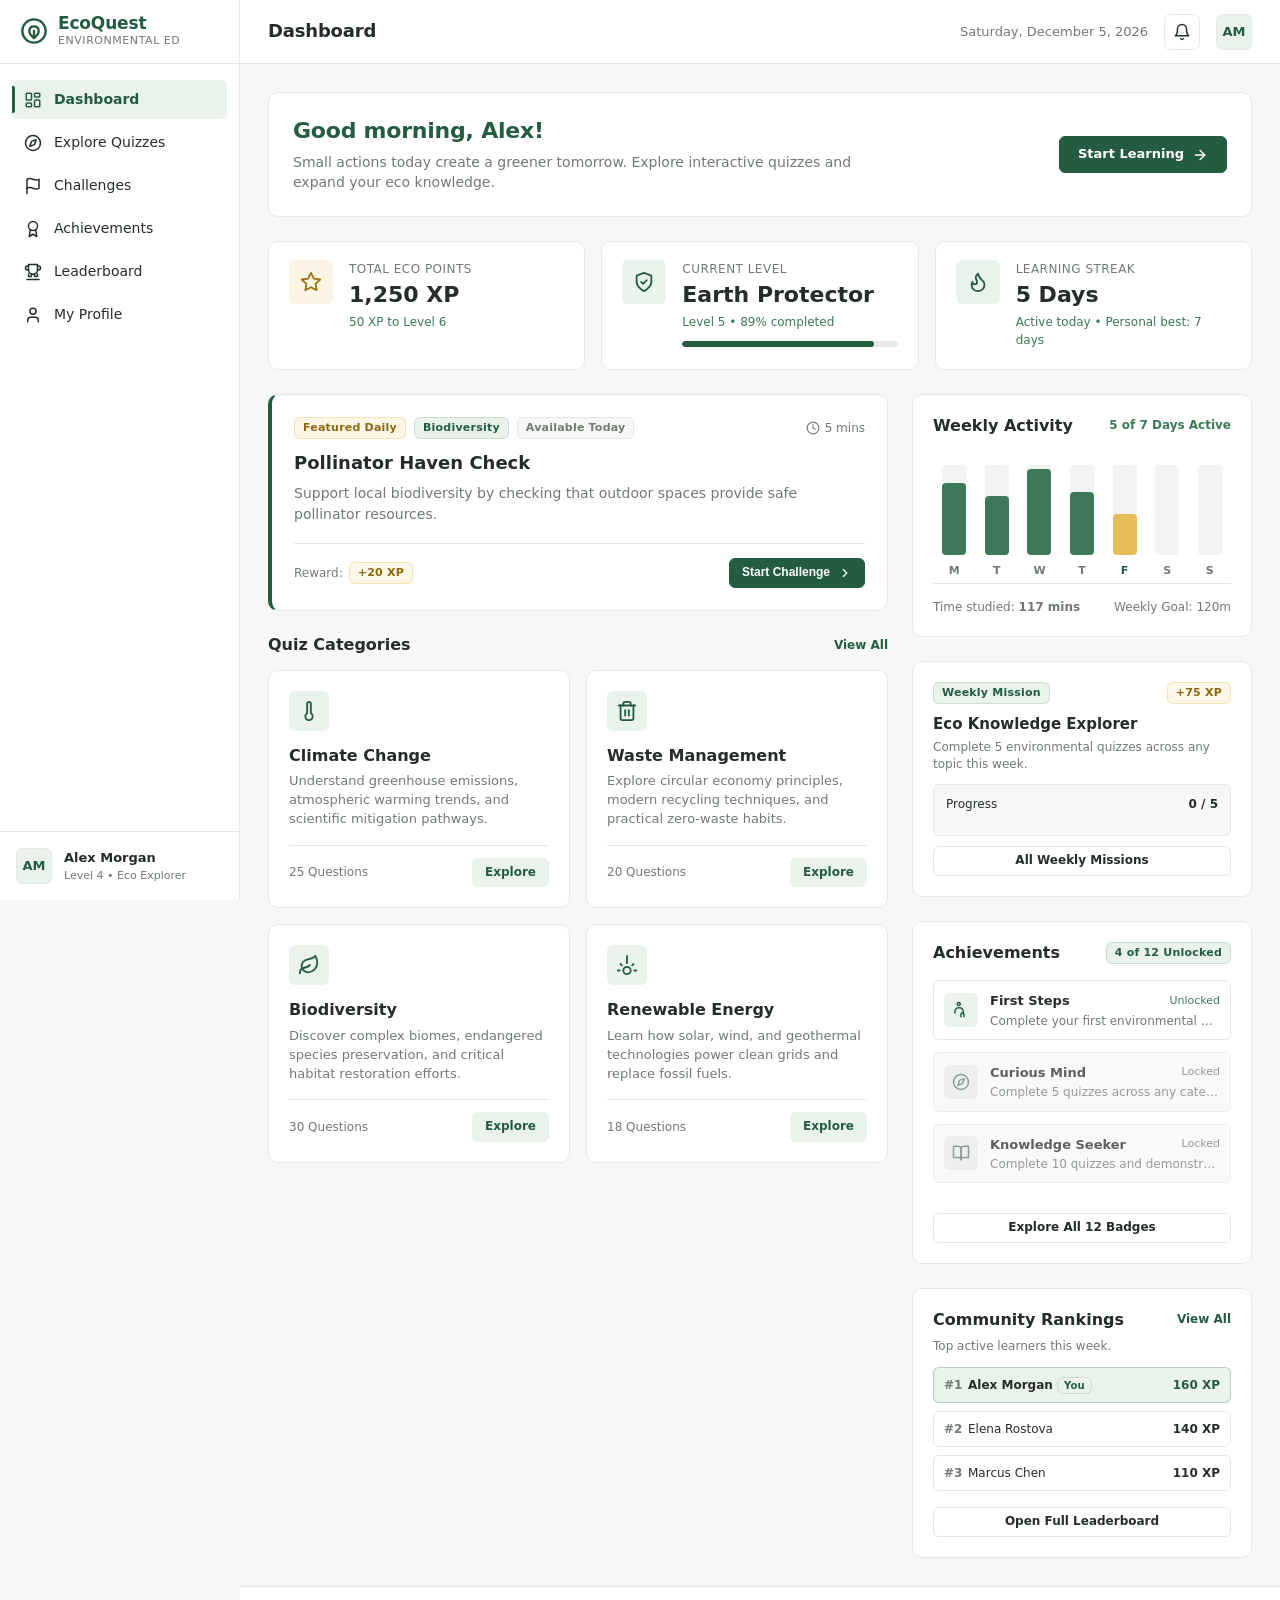
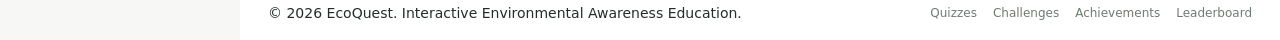
<file: index.html>
<!DOCTYPE html>
<html lang="en">
<head>
    <meta charset="UTF-8">
    <meta name="viewport" content="width=device-width, initial-scale=1.0">
    <meta name="description" content="EcoQuest - Interactive environmental awareness quiz and learning dashboard.">
    <title>Dashboard - EcoQuest</title>
    <link rel="icon" type="image/svg+xml" href="assets/icons/favicon.svg">

    <!-- Core Stylesheets -->
    <link rel="stylesheet" href="css/style.css">
    <link rel="stylesheet" href="css/dashboard.css">
    <link rel="stylesheet" href="css/responsive.css">
</head>
<body data-page="dashboard">
    <div class="app-container">
        <!-- Reusable Sidebar Placeholder -->
        <aside id="sidebar" class="sidebar" aria-label="Main sidebar navigation"></aside>

        <!-- Mobile Drawer Backdrop Overlay -->
        <div id="sidebarOverlay" class="sidebar-overlay" aria-hidden="true"></div>

        <!-- Main Content Area -->
        <div class="main-content">
            <!-- Reusable Header Placeholder -->
            <header id="header" class="top-header" role="banner"></header>

            <main class="content-body" id="mainContent">
                <div class="dashboard-grid">
                    
                    <!-- Section C: Welcome Section -->
                    <section class="welcome-card" aria-labelledby="welcomeGreeting">
                        <div class="welcome-content">
                            <h2 class="welcome-title" id="welcomeGreeting">Good morning, Alex!</h2>
                            <p class="welcome-subtitle">Small actions today create a greener tomorrow. Explore interactive quizzes and expand your eco knowledge.</p>
                        </div>
                        <div class="welcome-action">
                            <a href="categories.html" class="btn btn-primary">
                                <span>Start Learning</span>
                                <svg width="16" height="16" viewBox="0 0 24 24" fill="none" stroke="currentColor" stroke-width="2" stroke-linecap="round" stroke-linejoin="round" aria-hidden="true">
                                    <line x1="5" y1="12" x2="19" y2="12"></line>
                                    <polyline points="12 5 19 12 12 19"></polyline>
                                </svg>
                            </a>
                        </div>
                    </section>

                    <!-- Section D: User Progress Section (3 Compact Cards) -->
                    <section class="stats-grid" aria-label="User Progress Overview">
                        <!-- Card 1: Total Eco Points -->
                        <article class="stat-card">
                            <div class="stat-icon-wrapper points">
                                <svg class="stat-icon" viewBox="0 0 24 24" fill="none" stroke="currentColor" stroke-width="2" stroke-linecap="round" stroke-linejoin="round" aria-hidden="true">
                                    <polygon points="12 2 15.09 8.26 22 9.27 17 14.14 18.18 21.02 12 17.77 5.82 21.02 7 14.14 2 9.27 8.91 8.26 12 2"></polygon>
                                </svg>
                            </div>
                            <div class="stat-content">
                                <span class="stat-label">Total Eco Points</span>
                                <div class="stat-value-group">
                                    <span class="stat-value" id="statTotalPoints">1,250 XP</span>
                                </div>
                                <span class="stat-desc" id="statXpDesc">50 XP to Level 6</span>
                            </div>
                        </article>

                        <!-- Card 2: Current Level -->
                        <article class="stat-card">
                            <div class="stat-icon-wrapper">
                                <svg class="stat-icon" viewBox="0 0 24 24" fill="none" stroke="currentColor" stroke-width="2" stroke-linecap="round" stroke-linejoin="round" aria-hidden="true">
                                    <path d="M12 22s8-4 8-10V5l-8-3-8 3v7c0 6 8 10 8 10z"></path>
                                    <path d="m9 12 2 2 4-4"></path>
                                </svg>
                            </div>
                            <div class="stat-content" style="flex: 1;">
                                <span class="stat-label">Current Level</span>
                                <div class="stat-value-group">
                                    <span class="stat-value" id="statCurrentLevelName">Earth Protector</span>
                                </div>
                                <span class="stat-desc" id="statLevelDesc">Level 5 &bull; 89% completed</span>
                                <div class="card-level-progress">
                                    <div class="card-level-bar-track">
                                        <div class="card-level-bar-fill" id="statLevelBarFill" style="width: 89%;"></div>
                                    </div>
                                </div>
                            </div>
                        </article>

                        <!-- Card 3: Learning Streak -->
                        <article class="stat-card">
                            <div class="stat-icon-wrapper">
                                <svg class="stat-icon" viewBox="0 0 24 24" fill="none" stroke="currentColor" stroke-width="2" stroke-linecap="round" stroke-linejoin="round" aria-hidden="true">
                                    <path d="M8.5 14.5A2.5 2.5 0 0 0 11 12c0-1.38-.5-2-1-3-1.072-2.143-.224-4.054 2-6 .5 2.5 2 4.9 4 6.5 2 1.6 3 3.5 3 5.5a7 7 0 1 1-14 0c0-1.153.433-2.294 1-3a2.5 2.5 0 0 0 2.5 2.5z"></path>
                                </svg>
                            </div>
                            <div class="stat-content">
                                <span class="stat-label">Learning Streak</span>
                                <div class="stat-value-group">
                                    <span class="stat-value" id="statStreakDays">5 Days</span>
                                </div>
                                <span class="stat-desc" id="statStreakDesc">Active today &bull; Personal best: 7 days</span>
                            </div>
                        </article>
                    </section>

                    <!-- Main Columns: Content Split -->
                    <div class="dashboard-columns">
                        <!-- Left Column: Daily Challenge + Categories -->
                        <div class="main-column">
                            
                            <!-- Section E: Daily Challenge Section -->
                            <section aria-labelledby="dailyChallengeTitle">
                                <article class="challenge-card" id="dashboardDailyChallengeCard">
                                    <div class="challenge-header">
                                        <div class="challenge-tag-group">
                                            <span class="badge badge-accent">Featured Daily</span>
                                            <span class="badge badge-mint" id="dashboardDailyCategoryBadge">Water Conservation</span>
                                            <span class="badge badge-neutral" id="dashboardDailyStatusBadge">Available Today</span>
                                        </div>
                                        <div class="challenge-meta">
                                            <span class="challenge-meta-item">
                                                <svg class="meta-icon" viewBox="0 0 24 24" fill="none" stroke="currentColor" stroke-width="2" stroke-linecap="round" stroke-linejoin="round" aria-hidden="true">
                                                    <circle cx="12" cy="12" r="10"></circle>
                                                    <polyline points="12 6 12 12 16 14"></polyline>
                                                </svg>
                                                <span id="dashboardDailyDuration">5 mins</span>
                                            </span>
                                        </div>
                                    </div>

                                    <h3 class="challenge-title" id="dailyChallengeTitle">Household Water Audit</h3>
                                    <p class="challenge-desc" id="dashboardDailyDesc">Identify and practice 3 ways to reduce household tap and shower water consumption today.</p>

                                    <div class="challenge-footer">
                                        <div class="reward-info">
                                            <span class="text-muted text-sm">Reward:</span>
                                            <span class="badge badge-accent" id="dashboardDailyReward">+20 XP</span>
                                        </div>
                                        <button type="button" class="btn btn-primary btn-sm" id="dashboardDailyActionBtn">
                                            <span>Start Challenge</span>
                                            <svg width="14" height="14" viewBox="0 0 24 24" fill="none" stroke="currentColor" stroke-width="2" stroke-linecap="round" stroke-linejoin="round" aria-hidden="true">
                                                <polyline points="9 18 15 12 9 6"></polyline>
                                            </svg>
                                        </button>
                                    </div>
                                </article>
                            </section>

                            <!-- Section F: Quiz Categories Section -->
                            <section aria-labelledby="quizCategoriesTitle">
                                <div class="categories-header">
                                    <h2 class="section-title" id="quizCategoriesTitle">Quiz Categories</h2>
                                    <a href="categories.html" class="text-sm" style="font-weight: 600;">View All</a>
                                </div>

                                <div class="categories-grid">
                                    <!-- Category 1 -->
                                    <article class="category-card">
                                        <div>
                                            <div class="category-icon-box">
                                                <svg class="category-icon" viewBox="0 0 24 24" fill="none" stroke="currentColor" stroke-width="2" stroke-linecap="round" stroke-linejoin="round" aria-hidden="true">
                                                    <path d="M14 4v10.54a4 4 0 1 1-4 0V4a2 2 0 0 1 4 0Z"></path>
                                                </svg>
                                            </div>
                                            <h3 class="category-title">Climate Change</h3>
                                            <p class="category-desc">Understand greenhouse emissions, atmospheric warming trends, and scientific mitigation pathways.</p>
                                        </div>
                                        <div class="category-footer">
                                            <span class="question-count">25 Questions</span>
                                            <a href="categories.html" class="btn btn-secondary btn-sm" aria-label="Explore Climate Change quizzes">Explore</a>
                                        </div>
                                    </article>

                                    <!-- Category 2 -->
                                    <article class="category-card">
                                        <div>
                                            <div class="category-icon-box">
                                                <svg class="category-icon" viewBox="0 0 24 24" fill="none" stroke="currentColor" stroke-width="2" stroke-linecap="round" stroke-linejoin="round" aria-hidden="true">
                                                    <path d="M3 6h18"></path>
                                                    <path d="M19 6v14c0 1-1 2-2 2H7c-1 0-2-1-2-2V6"></path>
                                                    <path d="M8 6V4c0-1 1-2 2-2h4c1 0 2 1 2 2v2"></path>
                                                    <line x1="10" y1="11" x2="10" y2="17"></line>
                                                    <line x1="14" y1="11" x2="14" y2="17"></line>
                                                </svg>
                                            </div>
                                            <h3 class="category-title">Waste Management</h3>
                                            <p class="category-desc">Explore circular economy principles, modern recycling techniques, and practical zero-waste habits.</p>
                                        </div>
                                        <div class="category-footer">
                                            <span class="question-count">20 Questions</span>
                                            <a href="categories.html" class="btn btn-secondary btn-sm" aria-label="Explore Waste Management quizzes">Explore</a>
                                        </div>
                                    </article>

                                    <!-- Category 3 -->
                                    <article class="category-card">
                                        <div>
                                            <div class="category-icon-box">
                                                <svg class="category-icon" viewBox="0 0 24 24" fill="none" stroke="currentColor" stroke-width="2" stroke-linecap="round" stroke-linejoin="round" aria-hidden="true">
                                                    <path d="M11 20A7 7 0 0 1 9.8 6.1C15.5 5 17 4.48 19 2c1 2 2 4.18 2 8 0 5.5-4.78 10-10 10Z"></path>
                                                    <path d="M2 21c0-3 1.85-5.36 5.08-6C9.5 14.52 12 13 13 12"></path>
                                                </svg>
                                            </div>
                                            <h3 class="category-title">Biodiversity</h3>
                                            <p class="category-desc">Discover complex biomes, endangered species preservation, and critical habitat restoration efforts.</p>
                                        </div>
                                        <div class="category-footer">
                                            <span class="question-count">30 Questions</span>
                                            <a href="categories.html" class="btn btn-secondary btn-sm" aria-label="Explore Biodiversity quizzes">Explore</a>
                                        </div>
                                    </article>

                                    <!-- Category 4 -->
                                    <article class="category-card">
                                        <div>
                                            <div class="category-icon-box">
                                                <svg class="category-icon" viewBox="0 0 24 24" fill="none" stroke="currentColor" stroke-width="2" stroke-linecap="round" stroke-linejoin="round" aria-hidden="true">
                                                    <path d="M12 2v8"></path>
                                                    <path d="m4.93 10.93 1.41 1.41"></path>
                                                    <path d="M2 18h2"></path>
                                                    <path d="M20 18h2"></path>
                                                    <path d="m19.07 10.93-1.41 1.41"></path>
                                                    <circle cx="12" cy="18" r="4"></circle>
                                                </svg>
                                            </div>
                                            <h3 class="category-title">Renewable Energy</h3>
                                            <p class="category-desc">Learn how solar, wind, and geothermal technologies power clean grids and replace fossil fuels.</p>
                                        </div>
                                        <div class="category-footer">
                                            <span class="question-count">18 Questions</span>
                                            <a href="categories.html" class="btn btn-secondary btn-sm" aria-label="Explore Renewable Energy quizzes">Explore</a>
                                        </div>
                                    </article>
                                </div>
                            </section>

                        </div>

                        <!-- Right Column: Weekly Activity + Achievements -->
                        <div class="side-column">
                            
                            <!-- Section G: Weekly Activity Section -->
                            <section class="activity-card" aria-labelledby="activityTitle">
                                <div class="activity-header">
                                    <h3 class="card-title" id="activityTitle">Weekly Activity</h3>
                                    <span class="activity-summary">5 of 7 Days Active</span>
                                </div>

                                <div class="activity-chart" role="img" aria-label="Bar chart showing weekly learning activity: Monday 80%, Tuesday 65%, Wednesday 95%, Thursday 70%, Friday 45% today, Saturday and Sunday pending.">
                                    <div class="chart-column">
                                        <div class="chart-bar-container">
                                            <div class="chart-bar active-day" style="height: 80%;" title="Mon: 25 mins"></div>
                                        </div>
                                        <span class="chart-day-label">M</span>
                                    </div>
                                    <div class="chart-column">
                                        <div class="chart-bar-container">
                                            <div class="chart-bar active-day" style="height: 65%;" title="Tue: 20 mins"></div>
                                        </div>
                                        <span class="chart-day-label">T</span>
                                    </div>
                                    <div class="chart-column">
                                        <div class="chart-bar-container">
                                            <div class="chart-bar active-day" style="height: 95%;" title="Wed: 35 mins"></div>
                                        </div>
                                        <span class="chart-day-label">W</span>
                                    </div>
                                    <div class="chart-column">
                                        <div class="chart-bar-container">
                                            <div class="chart-bar active-day" style="height: 70%;" title="Thu: 22 mins"></div>
                                        </div>
                                        <span class="chart-day-label">T</span>
                                    </div>
                                    <div class="chart-column">
                                        <div class="chart-bar-container">
                                            <div class="chart-bar today" style="height: 45%;" title="Fri (Today): 15 mins"></div>
                                        </div>
                                        <span class="chart-day-label today">F</span>
                                    </div>
                                    <div class="chart-column">
                                        <div class="chart-bar-container">
                                            <div class="chart-bar" style="height: 0%;" title="Sat: Not started"></div>
                                        </div>
                                        <span class="chart-day-label">S</span>
                                    </div>
                                    <div class="chart-column">
                                        <div class="chart-bar-container">
                                            <div class="chart-bar" style="height: 0%;" title="Sun: Not started"></div>
                                        </div>
                                        <span class="chart-day-label">S</span>
                                    </div>
                                </div>

                                <div class="activity-legend">
                                    <span>Time studied: <strong>117 mins</strong></span>
                                    <span class="text-sm text-muted">Weekly Goal: 120m</span>
                                </div>
                            </section>

                            <!-- Weekly Challenge Mission Card -->
                            <section class="card" id="dashboardWeeklyChallengeCard" aria-labelledby="dashboardWeeklyChallengeTitle">
                                <div class="card-header" style="margin-bottom: 10px;">
                                    <span class="badge badge-mint">Weekly Mission</span>
                                    <span class="badge badge-accent" id="dashboardWeeklyReward">+75 XP</span>
                                </div>
                                <h3 class="card-title" id="dashboardWeeklyChallengeTitle" style="font-size: 15px; margin-bottom: 4px;">Eco Knowledge Explorer</h3>
                                <p class="text-sm text-muted" id="dashboardWeeklyDesc" style="margin-bottom: 12px;">Complete 5 environmental quizzes across any topic this week.</p>
                                
                                <div class="weekly-progress-wrap" style="margin-bottom: 10px;">
                                    <div class="weekly-progress-labels">
                                        <span>Progress</span>
                                        <span id="dashboardWeeklyProgressLabel"><strong>3 / 5</strong></span>
                                    </div>
                                    <div class="progress-track" style="height: 6px;">
                                        <div class="progress-fill" id="dashboardWeeklyProgressBar" style="width: 60%;"></div>
                                    </div>
                                </div>

                                <a href="challenges.html" class="btn btn-outline btn-sm" style="width: 100%;">
                                    <span>All Weekly Missions</span>
                                </a>
                            </section>

                            <!-- Section H: Achievement Preview -->
                            <section class="achievements-preview-card" aria-labelledby="achievementsPreviewTitle">
                                <div class="card-header">
                                    <h3 class="card-title" id="achievementsPreviewTitle">Achievements</h3>
                                    <span class="badge badge-mint" id="dashboardAchievementsCount">4 of 12 Unlocked</span>
                                </div>

                                <div class="achievements-list" id="dashboardAchievementsList">
                                    <!-- Rendered dynamically by EcoApp.renderDashboardAchievements -->
                                </div>

                                <a href="achievements.html" class="btn btn-outline btn-sm" style="width: 100%; margin-top: 14px;">
                                    <span>Explore All 12 Badges</span>
                                </a>
                            </section>

                            <!-- Leaderboard Preview Widget -->
                            <section class="dashboard-preview-card" aria-labelledby="dashboardLeaderboardTitle">
                                <div class="card-header" style="margin-bottom: 8px;">
                                    <h3 class="card-title" id="dashboardLeaderboardTitle">Community Rankings</h3>
                                    <a href="leaderboard.html" class="text-sm" style="font-weight: 600;">View All</a>
                                </div>
                                <p class="text-sm text-muted" style="margin-bottom: 10px;">Top active learners this week.</p>
                                
                                <div class="preview-leaderboard-list" id="dashboardLeaderboardPreviewList">
                                    <!-- Rendered dynamically -->
                                </div>

                                <a href="leaderboard.html" class="btn btn-outline btn-sm" style="width: 100%;">
                                    <span>Open Full Leaderboard</span>
                                </a>
                            </section>

                        </div>
                    </div>

                </div>
            </main>

            <!-- Reusable Footer Placeholder -->
            <footer id="footer" class="site-footer" role="contentinfo"></footer>
        </div>
    </div>

    <!-- Scripts -->
    <script src="js/storage.js"></script>
    <script src="js/navigation.js"></script>
    <script src="js/gamification.js"></script>
    <script src="js/challengeData.js"></script>
    <script src="js/challenges.js"></script>
    <script src="js/leaderboard.js"></script>
    <script src="js/analytics.js"></script>
    <script src="js/app.js"></script>
</body>
</html>
</file>
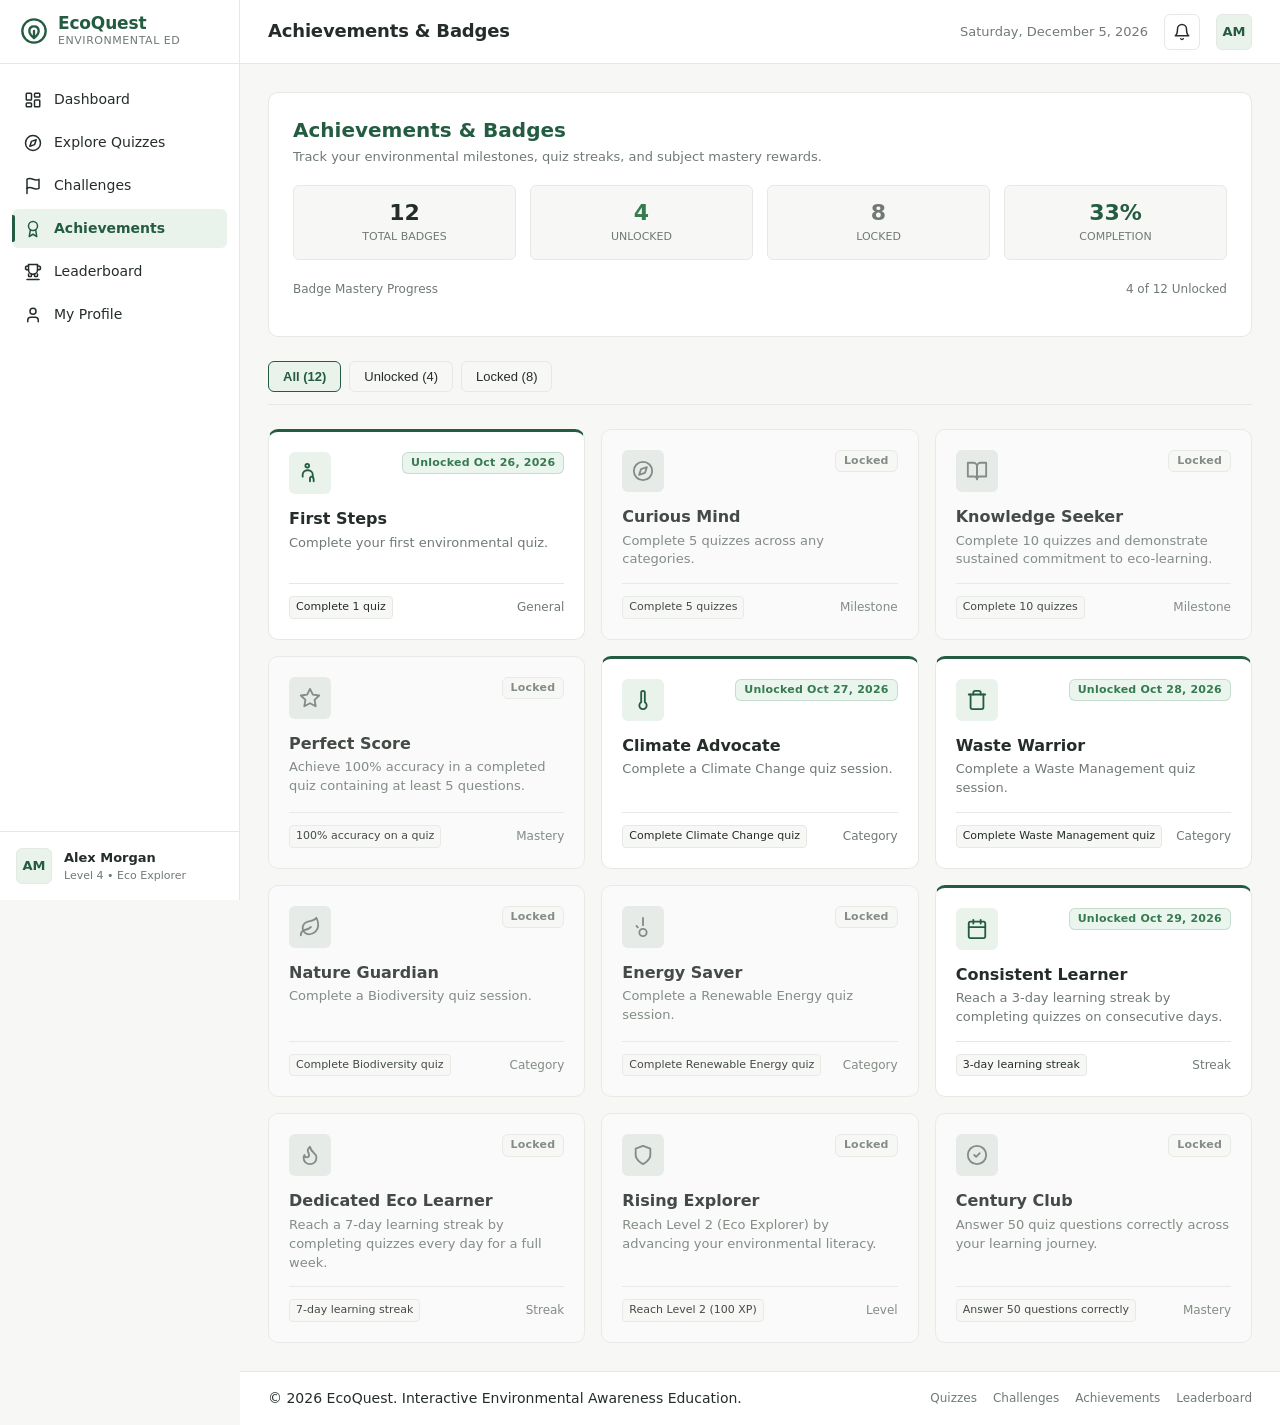
<file: achievements.html>
<!DOCTYPE html>
<html lang="en">
<head>
    <meta charset="UTF-8">
    <meta name="viewport" content="width=device-width, initial-scale=1.0">
    <meta name="description" content="Achievements and Badges - EcoQuest">
    <title>Achievements - EcoQuest</title>
    <link rel="icon" type="image/svg+xml" href="assets/icons/favicon.svg">

    <!-- Stylesheets -->
    <link rel="stylesheet" href="css/style.css">
    <link rel="stylesheet" href="css/dashboard.css">
    <link rel="stylesheet" href="css/responsive.css">
</head>
<body data-page="achievements">
    <div class="app-container">
        <!-- Sidebar Placeholder -->
        <aside id="sidebar" class="sidebar" aria-label="Main sidebar navigation"></aside>

        <!-- Mobile Drawer Backdrop Overlay -->
        <div id="sidebarOverlay" class="sidebar-overlay" aria-hidden="true"></div>

        <!-- Main Content Area -->
        <div class="main-content">
            <!-- Header Placeholder -->
            <header id="header" class="top-header" role="banner"></header>

            <main class="content-body" id="mainContent">
                <!-- Injected dynamically by EcoApp.initAchievementsPage -->
                <div class="empty-result-state">
                    <p class="body-text text-muted">Loading achievements & badges...</p>
                </div>
            </main>

            <!-- Footer Placeholder -->
            <footer id="footer" class="site-footer" role="contentinfo"></footer>
        </div>
    </div>

    <!-- Scripts -->
    <script src="js/storage.js"></script>
    <script src="js/navigation.js"></script>
    <script src="js/gamification.js"></script>
    <script src="js/challengeData.js"></script>
    <script src="js/challenges.js"></script>
    <script src="js/app.js"></script>
</body>
</html>
</file>
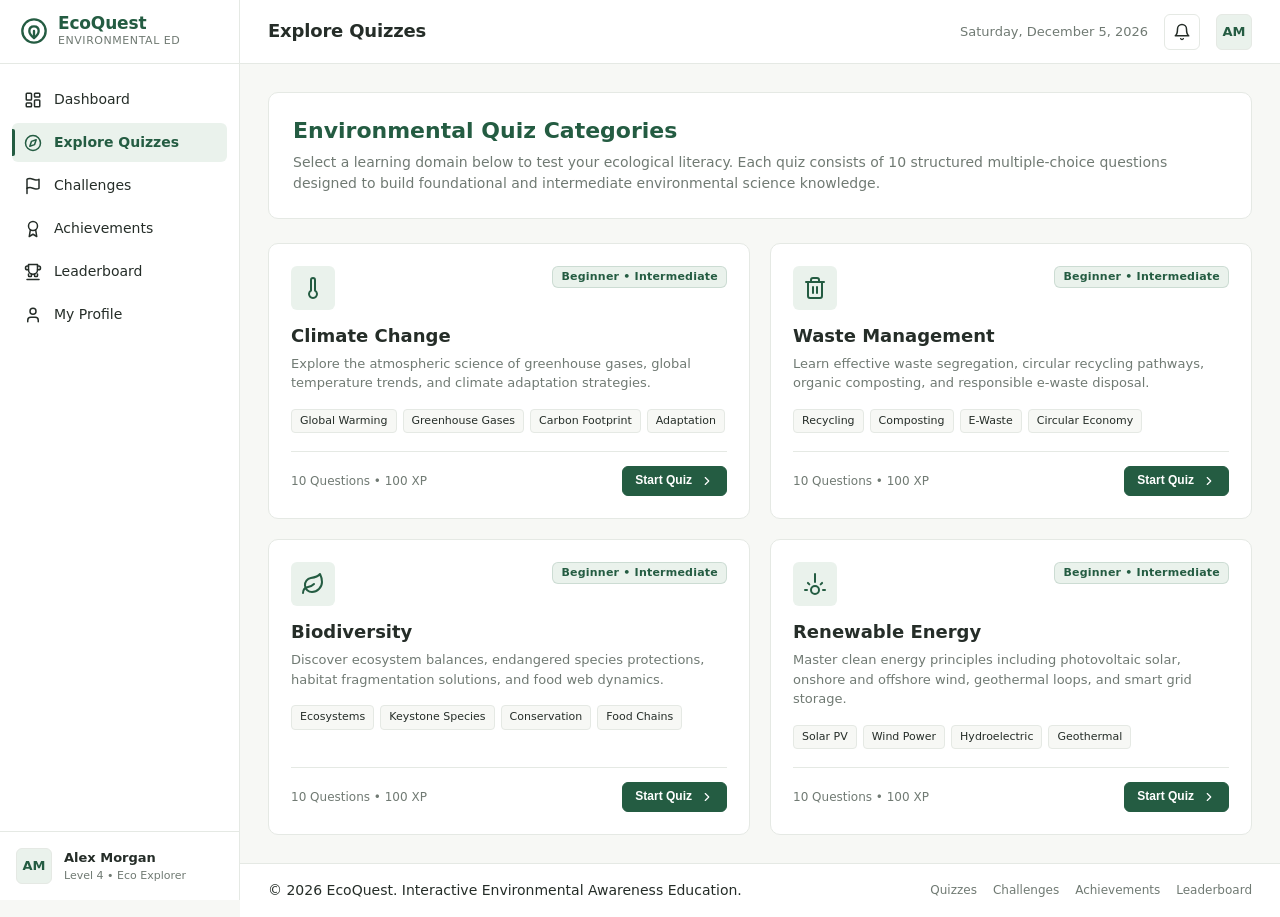
<file: categories.html>
<!DOCTYPE html>
<html lang="en">
<head>
    <meta charset="UTF-8">
    <meta name="viewport" content="width=device-width, initial-scale=1.0">
    <meta name="description" content="Explore Environmental Quiz Categories - EcoQuest">
    <title>Explore Quizzes - EcoQuest</title>
    <link rel="icon" type="image/svg+xml" href="assets/icons/favicon.svg">

    <!-- Stylesheets -->
    <link rel="stylesheet" href="css/style.css">
    <link rel="stylesheet" href="css/dashboard.css">
    <link rel="stylesheet" href="css/quiz.css">
    <link rel="stylesheet" href="css/responsive.css">
</head>
<body data-page="categories">
    <div class="app-container">
        <!-- Sidebar Placeholder -->
        <aside id="sidebar" class="sidebar" aria-label="Main sidebar navigation"></aside>

        <!-- Mobile Drawer Backdrop Overlay -->
        <div id="sidebarOverlay" class="sidebar-overlay" aria-hidden="true"></div>

        <!-- Main Content Area -->
        <div class="main-content">
            <!-- Header Placeholder -->
            <header id="header" class="top-header" role="banner"></header>

            <main class="content-body" id="mainContent">
                <div class="categories-container">
                    
                    <!-- Intro Card -->
                    <section class="categories-intro">
                        <h2>Environmental Quiz Categories</h2>
                        <p>Select a learning domain below to test your ecological literacy. Each quiz consists of 10 structured multiple-choice questions designed to build foundational and intermediate environmental science knowledge.</p>
                    </section>

                    <!-- Categories Grid (4 Categories) -->
                    <section class="quiz-categories-grid" aria-label="Available Quiz Categories">
                        
                        <!-- Category 1: Climate Change -->
                        <article class="quiz-cat-card" data-category="climate">
                            <div>
                                <div class="quiz-cat-header">
                                    <div class="quiz-cat-icon">
                                        <svg viewBox="0 0 24 24" fill="none" stroke="currentColor" stroke-width="2" stroke-linecap="round" stroke-linejoin="round" aria-hidden="true">
                                            <path d="M14 4v10.54a4 4 0 1 1-4 0V4a2 2 0 0 1 4 0Z"></path>
                                        </svg>
                                    </div>
                                    <span class="badge badge-mint">Beginner &bull; Intermediate</span>
                                </div>
                                <h3 class="quiz-cat-title">Climate Change</h3>
                                <p class="quiz-cat-desc">Explore the atmospheric science of greenhouse gases, global temperature trends, and climate adaptation strategies.</p>
                                
                                <div class="quiz-cat-topics">
                                    <span class="topic-pill">Global Warming</span>
                                    <span class="topic-pill">Greenhouse Gases</span>
                                    <span class="topic-pill">Carbon Footprint</span>
                                    <span class="topic-pill">Adaptation</span>
                                </div>
                            </div>

                            <div class="quiz-cat-footer">
                                <span class="quiz-cat-meta">10 Questions &bull; 100 XP</span>
                                <button type="button" class="btn btn-primary btn-sm start-instructions-btn" data-category="climate">
                                    <span>Start Quiz</span>
                                    <svg width="14" height="14" viewBox="0 0 24 24" fill="none" stroke="currentColor" stroke-width="2" stroke-linecap="round" stroke-linejoin="round" aria-hidden="true">
                                        <polyline points="9 18 15 12 9 6"></polyline>
                                    </svg>
                                </button>
                            </div>
                        </article>

                        <!-- Category 2: Waste Management -->
                        <article class="quiz-cat-card" data-category="waste">
                            <div>
                                <div class="quiz-cat-header">
                                    <div class="quiz-cat-icon">
                                        <svg viewBox="0 0 24 24" fill="none" stroke="currentColor" stroke-width="2" stroke-linecap="round" stroke-linejoin="round" aria-hidden="true">
                                            <path d="M3 6h18"></path>
                                            <path d="M19 6v14c0 1-1 2-2 2H7c-1 0-2-1-2-2V6"></path>
                                            <path d="M8 6V4c0-1 1-2 2-2h4c1 0 2 1 2 2v2"></path>
                                            <line x1="10" y1="11" x2="10" y2="17"></line>
                                            <line x1="14" y1="11" x2="14" y2="17"></line>
                                        </svg>
                                    </div>
                                    <span class="badge badge-mint">Beginner &bull; Intermediate</span>
                                </div>
                                <h3 class="quiz-cat-title">Waste Management</h3>
                                <p class="quiz-cat-desc">Learn effective waste segregation, circular recycling pathways, organic composting, and responsible e-waste disposal.</p>
                                
                                <div class="quiz-cat-topics">
                                    <span class="topic-pill">Recycling</span>
                                    <span class="topic-pill">Composting</span>
                                    <span class="topic-pill">E-Waste</span>
                                    <span class="topic-pill">Circular Economy</span>
                                </div>
                            </div>

                            <div class="quiz-cat-footer">
                                <span class="quiz-cat-meta">10 Questions &bull; 100 XP</span>
                                <button type="button" class="btn btn-primary btn-sm start-instructions-btn" data-category="waste">
                                    <span>Start Quiz</span>
                                    <svg width="14" height="14" viewBox="0 0 24 24" fill="none" stroke="currentColor" stroke-width="2" stroke-linecap="round" stroke-linejoin="round" aria-hidden="true">
                                        <polyline points="9 18 15 12 9 6"></polyline>
                                    </svg>
                                </button>
                            </div>
                        </article>

                        <!-- Category 3: Biodiversity -->
                        <article class="quiz-cat-card" data-category="biodiversity">
                            <div>
                                <div class="quiz-cat-header">
                                    <div class="quiz-cat-icon">
                                        <svg viewBox="0 0 24 24" fill="none" stroke="currentColor" stroke-width="2" stroke-linecap="round" stroke-linejoin="round" aria-hidden="true">
                                            <path d="M11 20A7 7 0 0 1 9.8 6.1C15.5 5 17 4.48 19 2c1 2 2 4.18 2 8 0 5.5-4.78 10-10 10Z"></path>
                                            <path d="M2 21c0-3 1.85-5.36 5.08-6C9.5 14.52 12 13 13 12"></path>
                                        </svg>
                                    </div>
                                    <span class="badge badge-mint">Beginner &bull; Intermediate</span>
                                </div>
                                <h3 class="quiz-cat-title">Biodiversity</h3>
                                <p class="quiz-cat-desc">Discover ecosystem balances, endangered species protections, habitat fragmentation solutions, and food web dynamics.</p>
                                
                                <div class="quiz-cat-topics">
                                    <span class="topic-pill">Ecosystems</span>
                                    <span class="topic-pill">Keystone Species</span>
                                    <span class="topic-pill">Conservation</span>
                                    <span class="topic-pill">Food Chains</span>
                                </div>
                            </div>

                            <div class="quiz-cat-footer">
                                <span class="quiz-cat-meta">10 Questions &bull; 100 XP</span>
                                <button type="button" class="btn btn-primary btn-sm start-instructions-btn" data-category="biodiversity">
                                    <span>Start Quiz</span>
                                    <svg width="14" height="14" viewBox="0 0 24 24" fill="none" stroke="currentColor" stroke-width="2" stroke-linecap="round" stroke-linejoin="round" aria-hidden="true">
                                        <polyline points="9 18 15 12 9 6"></polyline>
                                    </svg>
                                </button>
                            </div>
                        </article>

                        <!-- Category 4: Renewable Energy -->
                        <article class="quiz-cat-card" data-category="energy">
                            <div>
                                <div class="quiz-cat-header">
                                    <div class="quiz-cat-icon">
                                        <svg viewBox="0 0 24 24" fill="none" stroke="currentColor" stroke-width="2" stroke-linecap="round" stroke-linejoin="round" aria-hidden="true">
                                            <path d="M12 2v8"></path>
                                            <path d="m4.93 10.93 1.41 1.41"></path>
                                            <path d="M2 18h2"></path>
                                            <path d="M20 18h2"></path>
                                            <path d="m19.07 10.93-1.41 1.41"></path>
                                            <circle cx="12" cy="18" r="4"></circle>
                                        </svg>
                                    </div>
                                    <span class="badge badge-mint">Beginner &bull; Intermediate</span>
                                </div>
                                <h3 class="quiz-cat-title">Renewable Energy</h3>
                                <p class="quiz-cat-desc">Master clean energy principles including photovoltaic solar, onshore and offshore wind, geothermal loops, and smart grid storage.</p>
                                
                                <div class="quiz-cat-topics">
                                    <span class="topic-pill">Solar PV</span>
                                    <span class="topic-pill">Wind Power</span>
                                    <span class="topic-pill">Hydroelectric</span>
                                    <span class="topic-pill">Geothermal</span>
                                </div>
                            </div>

                            <div class="quiz-cat-footer">
                                <span class="quiz-cat-meta">10 Questions &bull; 100 XP</span>
                                <button type="button" class="btn btn-primary btn-sm start-instructions-btn" data-category="energy">
                                    <span>Start Quiz</span>
                                    <svg width="14" height="14" viewBox="0 0 24 24" fill="none" stroke="currentColor" stroke-width="2" stroke-linecap="round" stroke-linejoin="round" aria-hidden="true">
                                        <polyline points="9 18 15 12 9 6"></polyline>
                                    </svg>
                                </button>
                            </div>
                        </article>

                    </section>
                </div>

                <!-- Quiz Instructions Modal Screen -->
                <div id="instructionsModalOverlay" class="instructions-overlay" aria-hidden="true" role="dialog" aria-labelledby="modalCategoryTitle">
                    <div class="instructions-modal">
                        <div class="instructions-header">
                            <div class="instructions-badge-row">
                                <span class="badge badge-mint" id="modalDifficulty">Beginner &bull; Intermediate</span>
                                <span class="badge badge-neutral">Standard Session</span>
                            </div>
                            <h2 class="instructions-title" id="modalCategoryTitle">Climate Change</h2>
                            <p class="body-text text-muted" id="modalCategoryDesc">Understand greenhouse gases and climate science principles.</p>
                        </div>

                        <div class="instructions-meta-grid">
                            <div class="meta-box">
                                <span class="meta-box-label">Questions</span>
                                <span class="meta-box-value" id="modalQuestionCount">10</span>
                            </div>
                            <div class="meta-box">
                                <span class="meta-box-label">Est. Time</span>
                                <span class="meta-box-value" id="modalEstTime">5–7 Mins</span>
                            </div>
                            <div class="meta-box">
                                <span class="meta-box-label">Max Score</span>
                                <span class="meta-box-value" id="modalMaxScore">100 XP</span>
                            </div>
                        </div>

                        <div class="instructions-rules">
                            <h3 class="rules-heading">Quiz Rules & Guidelines</h3>
                            <ol class="rules-list">
                                <li>Each question has four answer options with exactly one correct answer.</li>
                                <li>Correct answers award 10 points (+10 XP). Incorrect answers award 0 points.</li>
                                <li>Once you click "Submit Answer", your selection cannot be changed.</li>
                                <li>An explanation is provided immediately following each submission.</li>
                                <li>A full question-by-question review is provided upon completing the quiz.</li>
                            </ol>
                        </div>

                        <div class="instructions-actions">
                            <button type="button" class="btn btn-outline btn-sm" id="modalCancelBtn">Cancel</button>
                            <a href="#" class="btn btn-primary btn-sm" id="modalStartQuizLink">
                                <span>Begin Quiz</span>
                                <svg width="14" height="14" viewBox="0 0 24 24" fill="none" stroke="currentColor" stroke-width="2" stroke-linecap="round" stroke-linejoin="round" aria-hidden="true">
                                    <polyline points="9 18 15 12 9 6"></polyline>
                                </svg>
                            </a>
                        </div>
                    </div>
                </div>

            </main>

            <!-- Footer Placeholder -->
            <footer id="footer" class="site-footer" role="contentinfo"></footer>
        </div>
    </div>

    <!-- Scripts -->
    <script src="js/storage.js"></script>
    <script src="js/navigation.js"></script>
    <script src="js/gamification.js"></script>
    <script src="js/challengeData.js"></script>
    <script src="js/challenges.js"></script>
    <script src="js/data.js"></script>
    <script src="js/app.js"></script>
    <script>
        document.addEventListener('DOMContentLoaded', () => {
            const overlay = document.getElementById('instructionsModalOverlay');
            const titleEl = document.getElementById('modalCategoryTitle');
            const descEl = document.getElementById('modalCategoryDesc');
            const startLink = document.getElementById('modalStartQuizLink');
            const cancelBtn = document.getElementById('modalCancelBtn');

            const openModal = (categoryId) => {
                if (!window.quizData || !window.quizData[categoryId]) return;
                const cat = window.quizData[categoryId];

                titleEl.textContent = cat.title;
                descEl.textContent = cat.description;
                startLink.href = `quiz.html?category=${encodeURIComponent(categoryId)}`;

                overlay.classList.add('active');
                overlay.setAttribute('aria-hidden', 'false');
                document.body.style.overflow = 'hidden';
            };

            const closeModal = () => {
                overlay.classList.remove('active');
                overlay.setAttribute('aria-hidden', 'true');
                document.body.style.overflow = '';
            };

            document.querySelectorAll('.start-instructions-btn').forEach(btn => {
                btn.addEventListener('click', () => {
                    const catId = btn.getAttribute('data-category');
                    openModal(catId);
                });
            });

            if (cancelBtn) {
                cancelBtn.addEventListener('click', closeModal);
            }

            if (overlay) {
                overlay.addEventListener('click', (e) => {
                    if (e.target === overlay) closeModal();
                });
            }

            document.addEventListener('keydown', (e) => {
                if (e.key === 'Escape' && overlay.classList.contains('active')) {
                    closeModal();
                }
            });
        });
    </script>
</body>
</html>
</file>
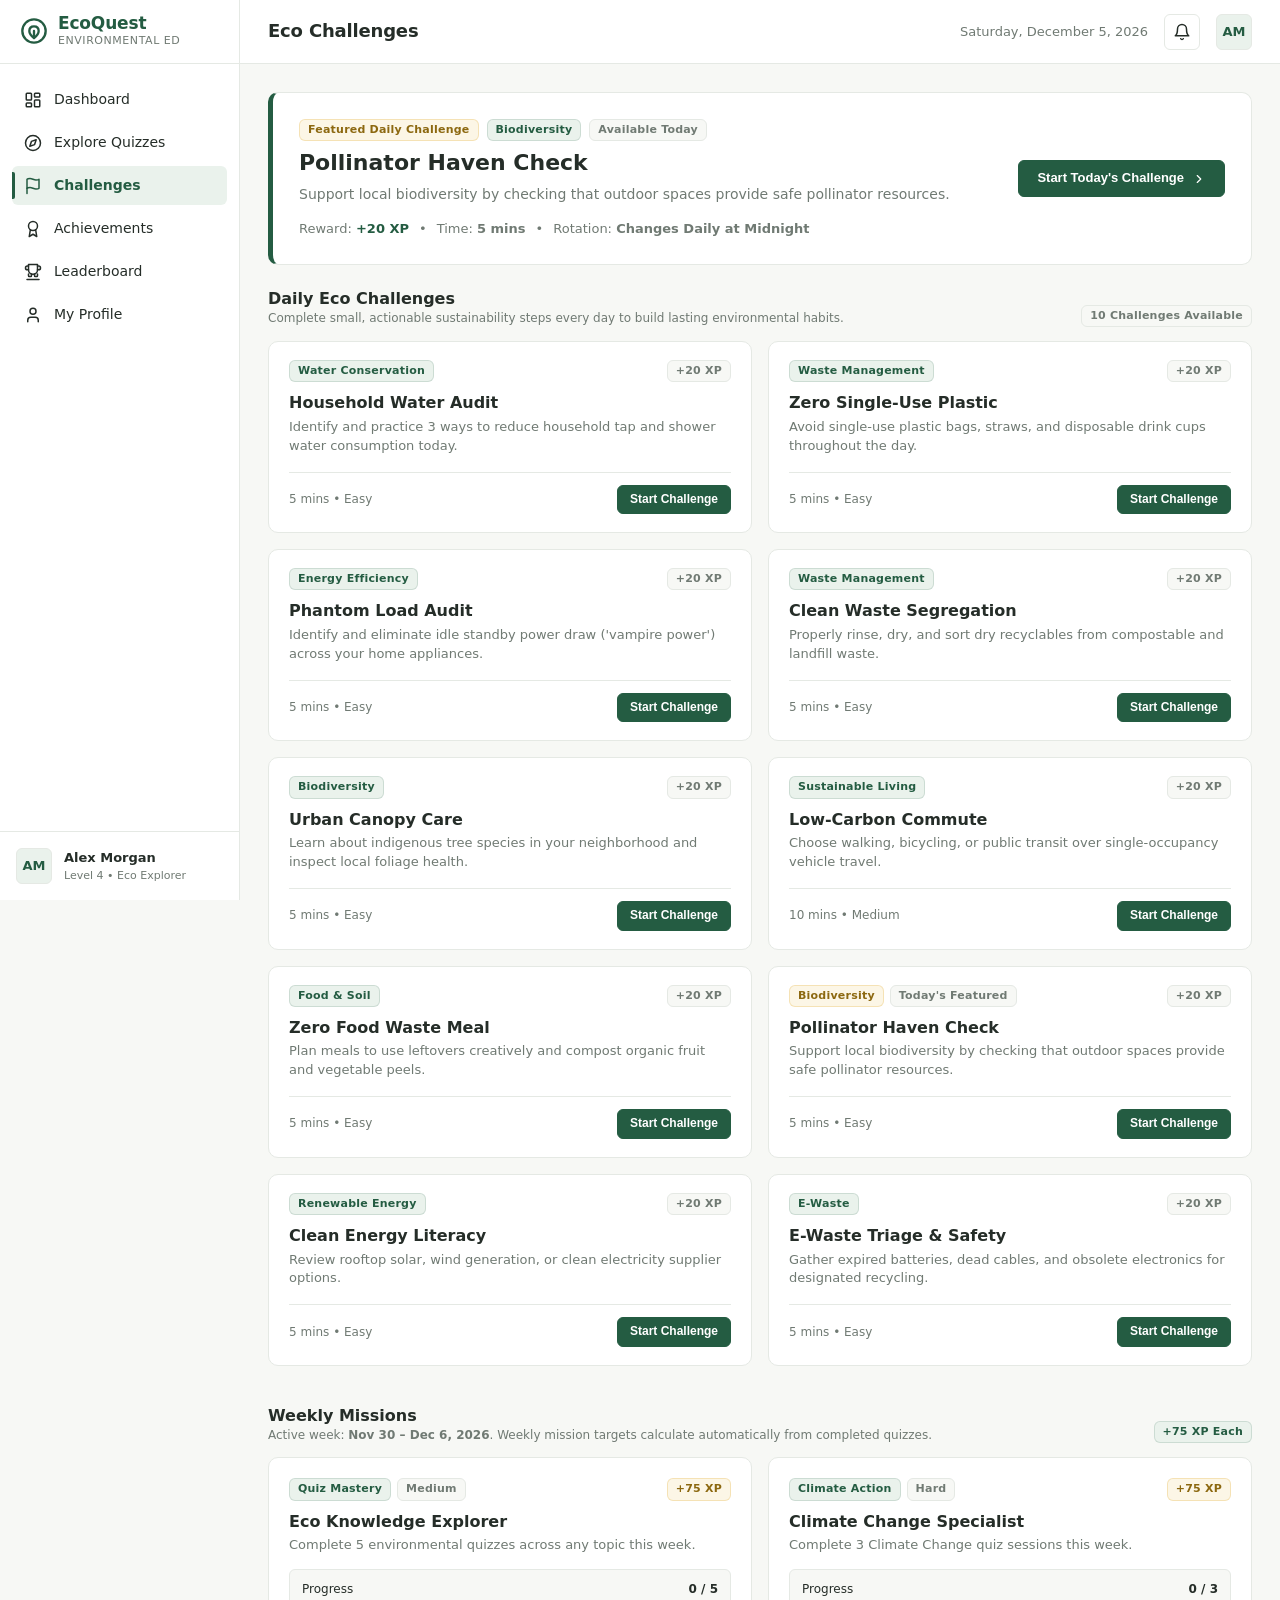
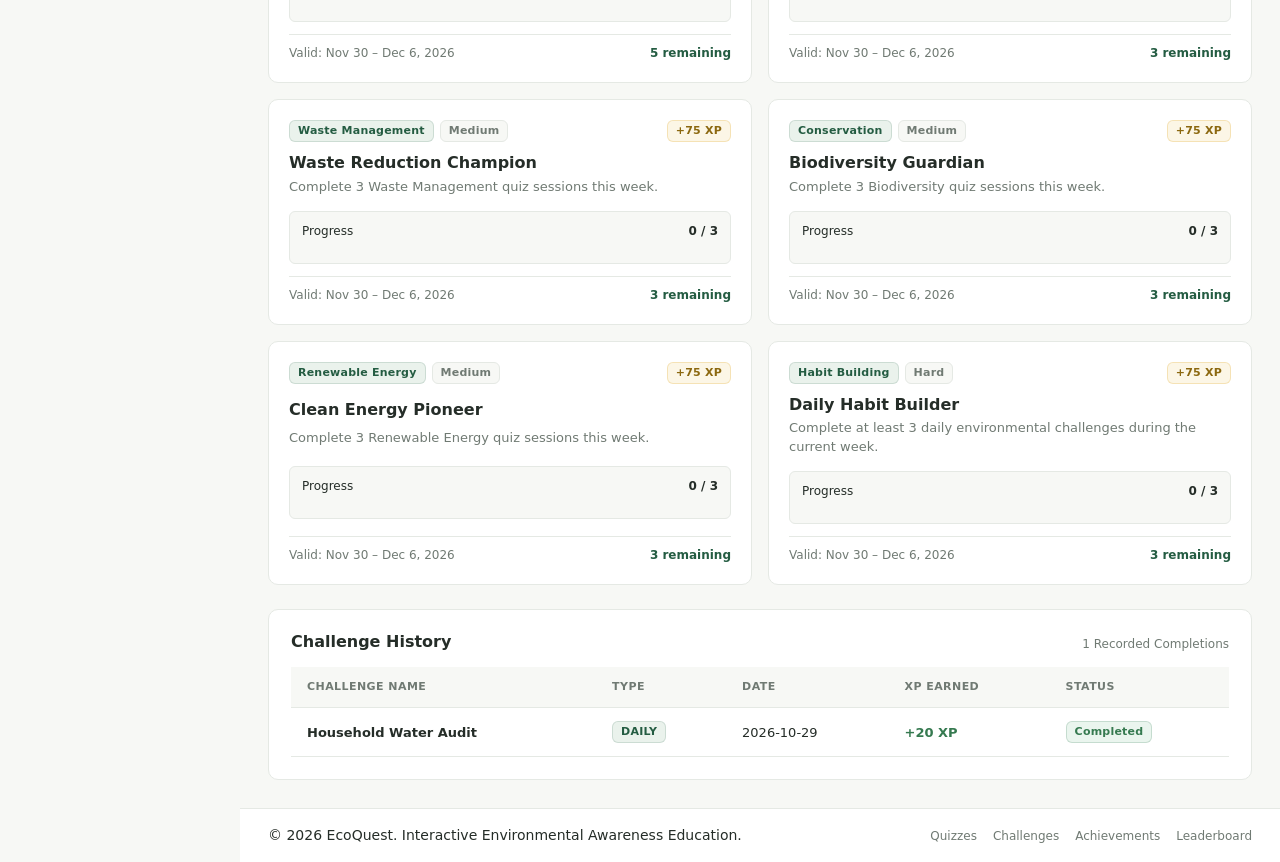
<file: challenges.html>
<!DOCTYPE html>
<html lang="en">
<head>
    <meta charset="UTF-8">
    <meta name="viewport" content="width=device-width, initial-scale=1.0">
    <meta name="description" content="Daily Environmental Challenges and Weekly Missions - EcoQuest">
    <title>Challenges - EcoQuest</title>
    <link rel="icon" type="image/svg+xml" href="assets/icons/favicon.svg">

    <!-- Stylesheets -->
    <link rel="stylesheet" href="css/style.css">
    <link rel="stylesheet" href="css/dashboard.css">
    <link rel="stylesheet" href="css/responsive.css">
</head>
<body data-page="challenges">
    <div class="app-container">
        <!-- Sidebar Placeholder -->
        <aside id="sidebar" class="sidebar" aria-label="Main sidebar navigation"></aside>

        <!-- Mobile Drawer Backdrop Overlay -->
        <div id="sidebarOverlay" class="sidebar-overlay" aria-hidden="true"></div>

        <!-- Main Content Area -->
        <div class="main-content">
            <!-- Header Placeholder -->
            <header id="header" class="top-header" role="banner"></header>

            <main class="content-body" id="mainContent">
                <!-- Injected dynamically by EcoChallenges.initChallengesPage -->
                <div class="empty-result-state">
                    <p class="body-text text-muted">Loading daily and weekly eco challenges...</p>
                </div>
            </main>

            <!-- Footer Placeholder -->
            <footer id="footer" class="site-footer" role="contentinfo"></footer>
        </div>
    </div>

    <!-- Scripts -->
    <script src="js/storage.js"></script>
    <script src="js/navigation.js"></script>
    <script src="js/gamification.js"></script>
    <script src="js/challengeData.js"></script>
    <script src="js/challenges.js"></script>
    <script src="js/app.js"></script>
</body>
</html>
</file>
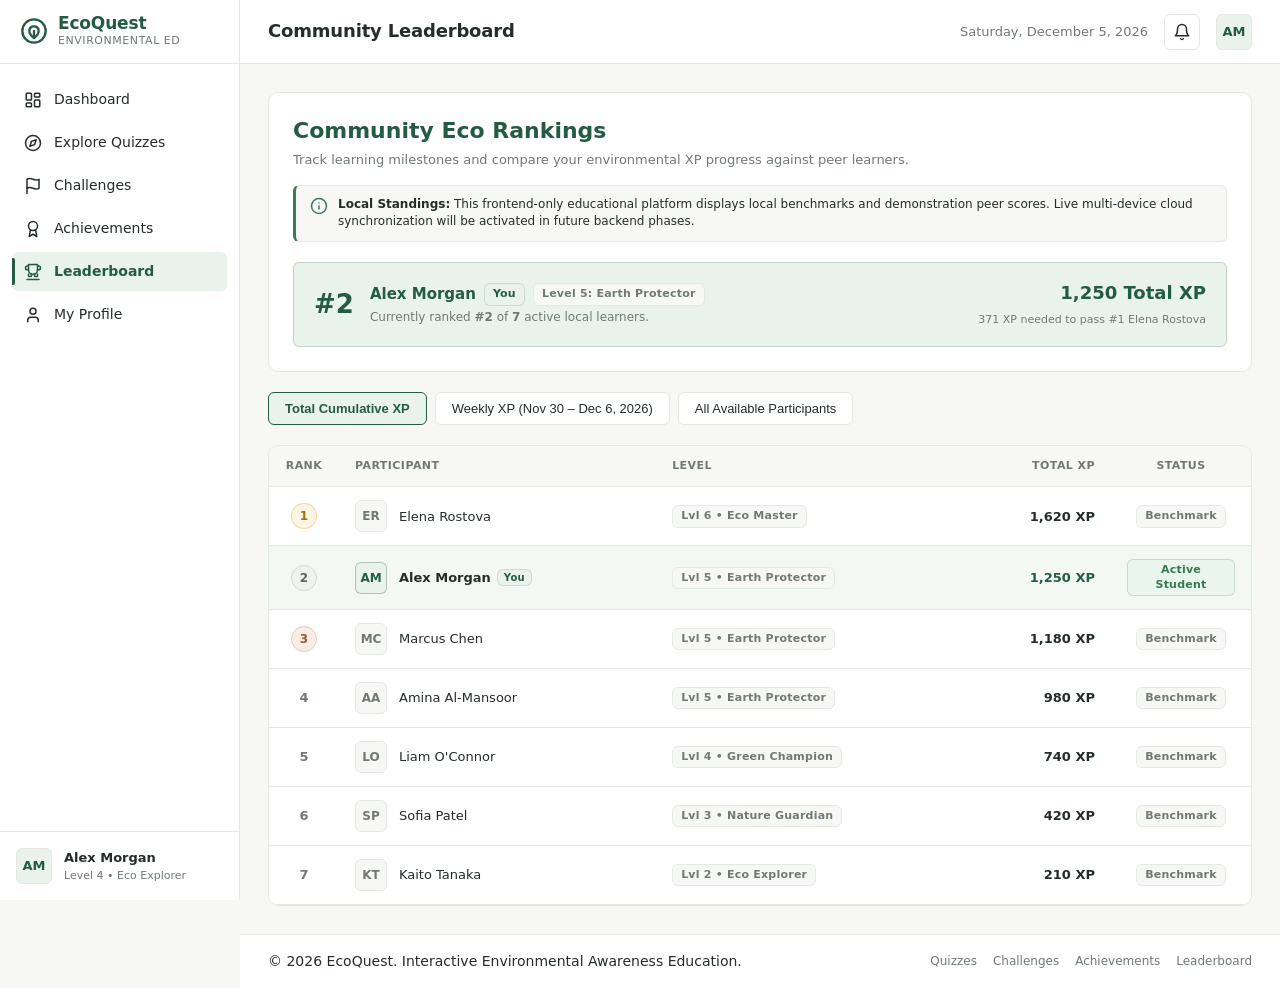
<file: leaderboard.html>
<!DOCTYPE html>
<html lang="en">
<head>
    <meta charset="UTF-8">
    <meta name="viewport" content="width=device-width, initial-scale=1.0">
    <meta name="description" content="Community Environmental Leaderboard - EcoQuest">
    <title>Leaderboard - EcoQuest</title>
    <link rel="icon" type="image/svg+xml" href="assets/icons/favicon.svg">

    <!-- Stylesheets -->
    <link rel="stylesheet" href="css/style.css">
    <link rel="stylesheet" href="css/dashboard.css">
    <link rel="stylesheet" href="css/responsive.css">
</head>
<body data-page="leaderboard">
    <div class="app-container">
        <!-- Sidebar Placeholder -->
        <aside id="sidebar" class="sidebar" aria-label="Main sidebar navigation"></aside>

        <!-- Mobile Drawer Backdrop Overlay -->
        <div id="sidebarOverlay" class="sidebar-overlay" aria-hidden="true"></div>

        <!-- Main Content Area -->
        <div class="main-content">
            <!-- Header Placeholder -->
            <header id="header" class="top-header" role="banner"></header>

            <main class="content-body" id="mainContent">
                <!-- Injected dynamically by EcoLeaderboard.initLeaderboardPage -->
                <div class="empty-result-state">
                    <p class="body-text text-muted">Loading community rankings...</p>
                </div>
            </main>

            <!-- Footer Placeholder -->
            <footer id="footer" class="site-footer" role="contentinfo"></footer>
        </div>
    </div>

    <!-- Scripts -->
    <script src="js/storage.js"></script>
    <script src="js/navigation.js"></script>
    <script src="js/gamification.js"></script>
    <script src="js/challengeData.js"></script>
    <script src="js/challenges.js"></script>
    <script src="js/leaderboard.js"></script>
    <script src="js/app.js"></script>
</body>
</html>
</file>
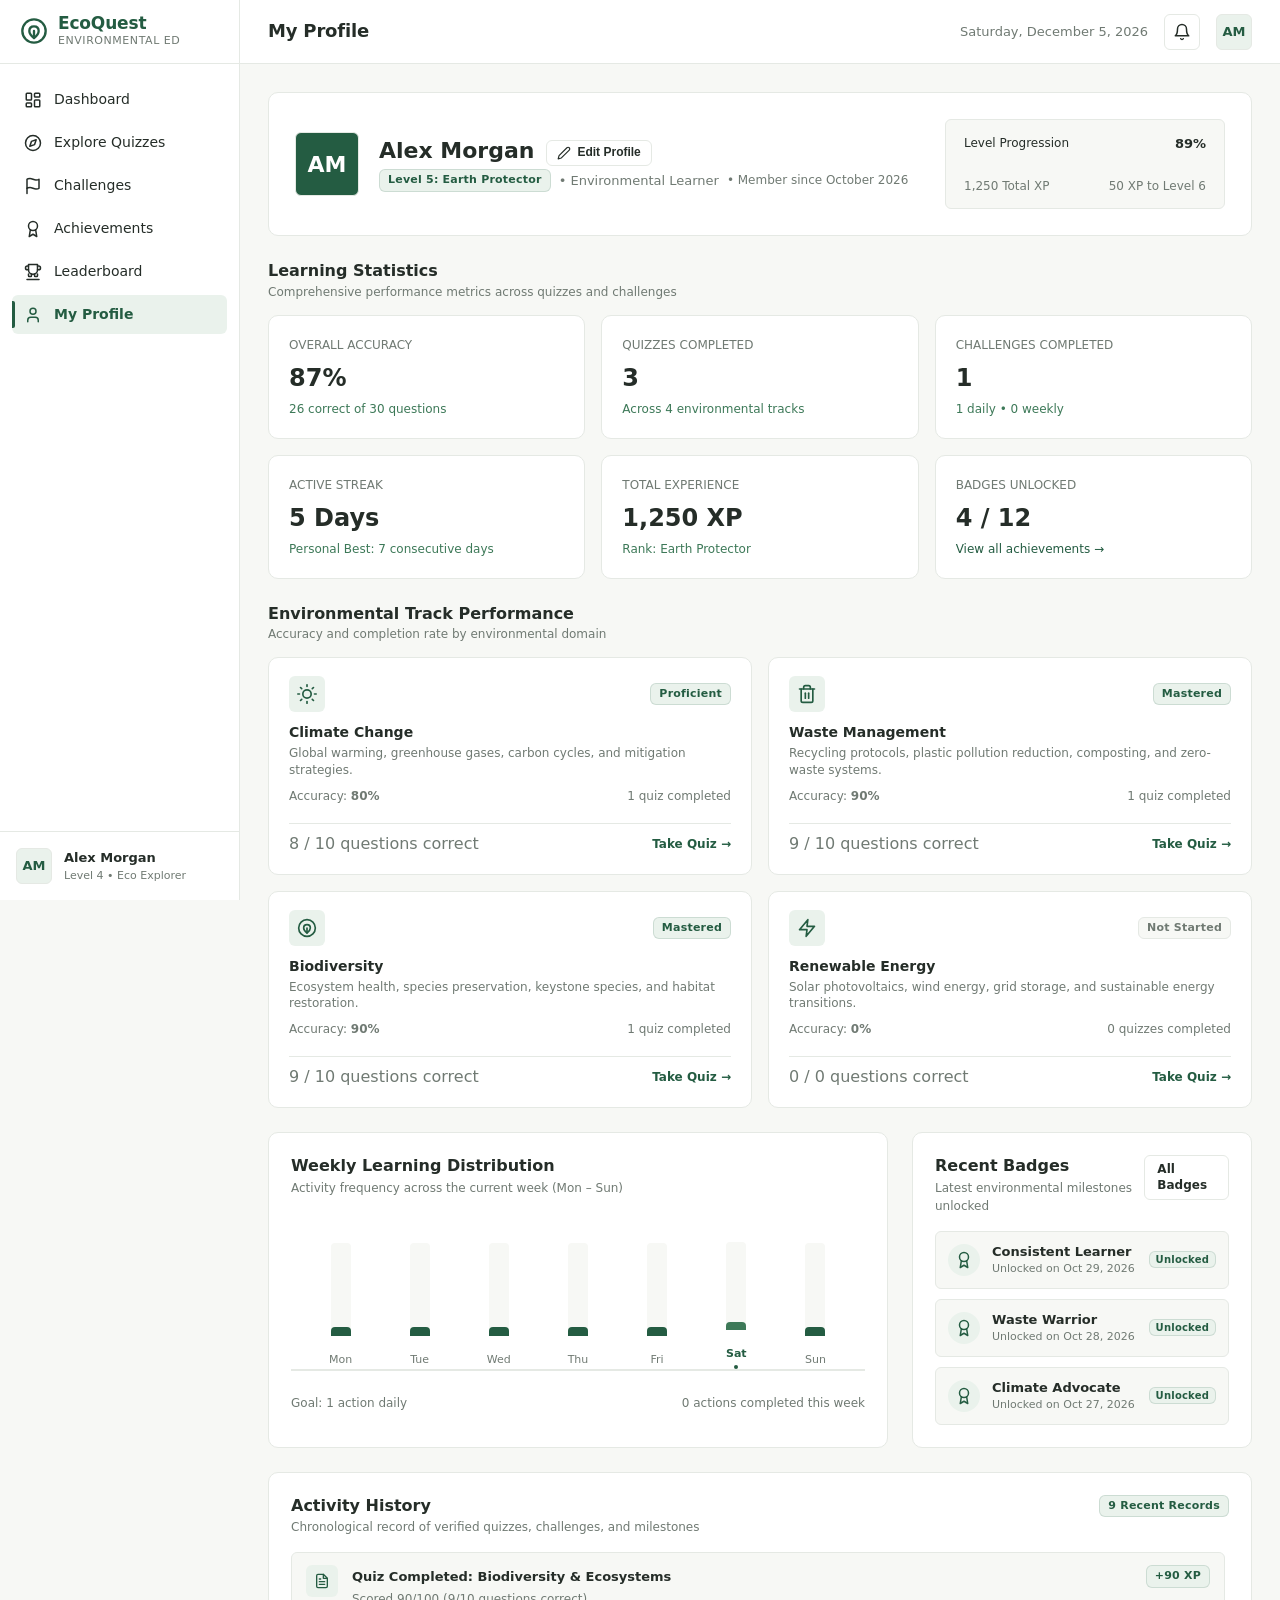
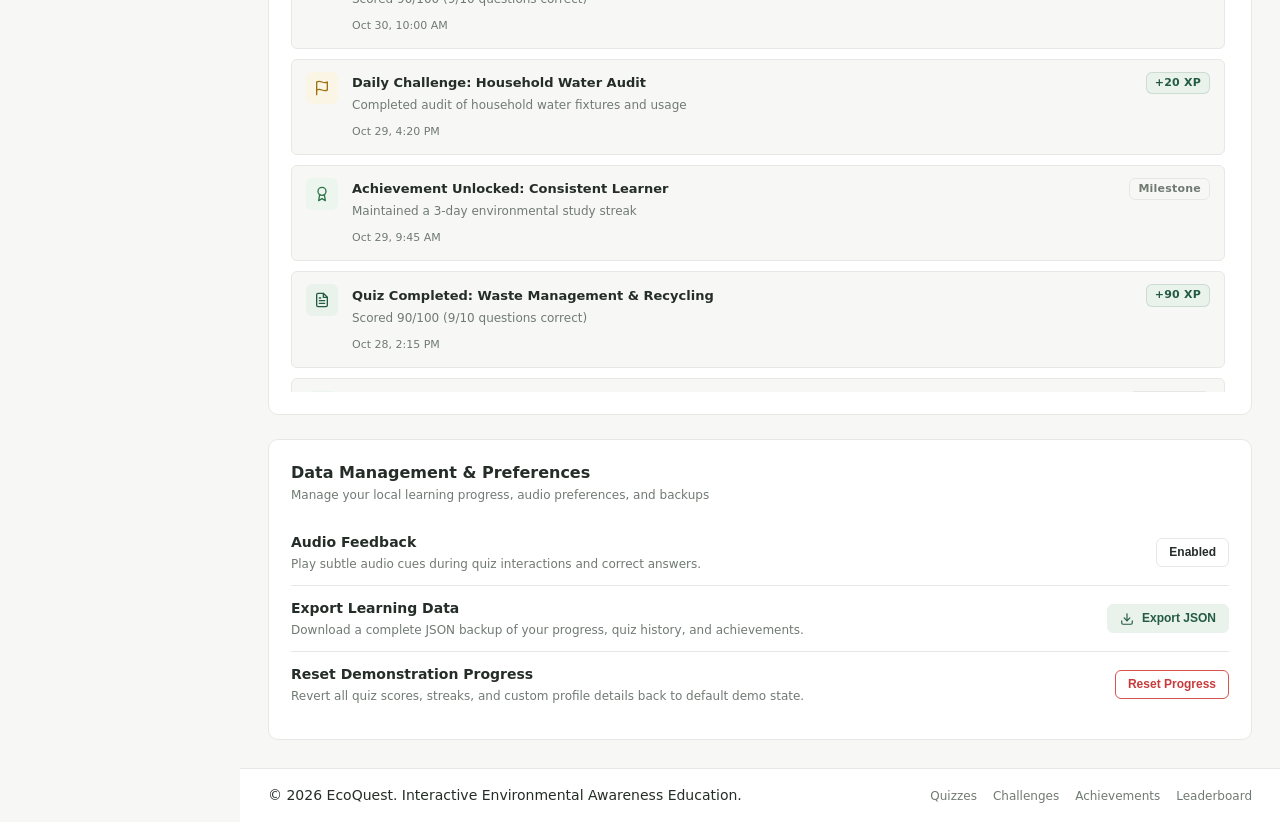
<file: profile.html>
<!DOCTYPE html>
<html lang="en">
<head>
    <meta charset="UTF-8">
    <meta name="viewport" content="width=device-width, initial-scale=1.0">
    <meta name="description" content="User Profile, Learning Statistics and Preferences - EcoQuest">
    <title>My Profile - EcoQuest</title>
    <link rel="icon" type="image/svg+xml" href="assets/icons/favicon.svg">

    <!-- Stylesheets -->
    <link rel="stylesheet" href="css/style.css">
    <link rel="stylesheet" href="css/dashboard.css">
    <link rel="stylesheet" href="css/responsive.css">
</head>
<body data-page="profile">
    <div class="app-container">
        <!-- Sidebar Placeholder -->
        <aside id="sidebar" class="sidebar" aria-label="Main sidebar navigation"></aside>

        <!-- Mobile Drawer Backdrop Overlay -->
        <div id="sidebarOverlay" class="sidebar-overlay" aria-hidden="true"></div>

        <!-- Main Content Area -->
        <div class="main-content">
            <!-- Header Placeholder -->
            <header id="header" class="top-header" role="banner"></header>

            <main class="content-body" id="mainContent">
                <!-- Injected dynamically by EcoApp.initProfilePage -->
                <div class="empty-result-state">
                    <p class="body-text text-muted">Loading student profile...</p>
                </div>
            </main>

            <!-- Footer Placeholder -->
            <footer id="footer" class="site-footer" role="contentinfo"></footer>
        </div>
    </div>

    <!-- Scripts -->
    <script src="js/storage.js"></script>
    <script src="js/navigation.js"></script>
    <script src="js/gamification.js"></script>
    <script src="js/challengeData.js"></script>
    <script src="js/challenges.js"></script>
    <script src="js/leaderboard.js"></script>
    <script src="js/analytics.js"></script>
    <script src="js/profile.js"></script>
    <script src="js/app.js"></script>
</body>
</html>
</file>
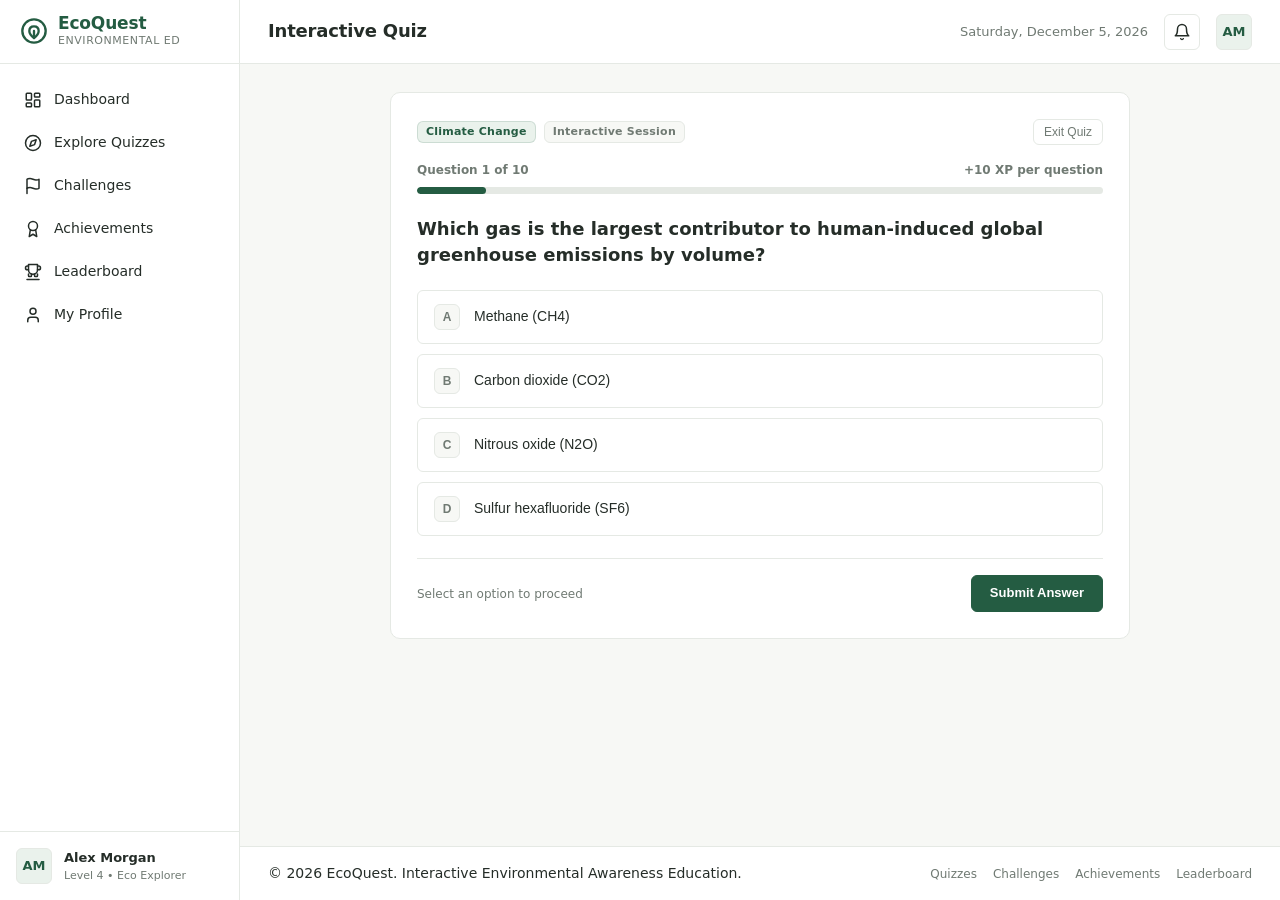
<file: quiz.html>
<!DOCTYPE html>
<html lang="en">
<head>
    <meta charset="UTF-8">
    <meta name="viewport" content="width=device-width, initial-scale=1.0">
    <meta name="description" content="Interactive Environmental Awareness Quiz Session - EcoQuest">
    <title>Interactive Quiz - EcoQuest</title>
    <link rel="icon" type="image/svg+xml" href="assets/icons/favicon.svg">

    <!-- Stylesheets -->
    <link rel="stylesheet" href="css/style.css">
    <link rel="stylesheet" href="css/dashboard.css">
    <link rel="stylesheet" href="css/quiz.css">
    <link rel="stylesheet" href="css/responsive.css">
</head>
<body data-page="quiz">
    <div class="app-container">
        <!-- Sidebar Placeholder -->
        <aside id="sidebar" class="sidebar" aria-label="Main sidebar navigation"></aside>

        <!-- Mobile Drawer Backdrop Overlay -->
        <div id="sidebarOverlay" class="sidebar-overlay" aria-hidden="true"></div>

        <!-- Main Content Area -->
        <div class="main-content">
            <!-- Header Placeholder -->
            <header id="header" class="top-header" role="banner"></header>

            <main class="content-body" id="mainContent">
                <div class="quiz-container">
                    <article class="quiz-card" aria-live="polite">
                        
                        <!-- Header Bar -->
                        <div class="quiz-top-bar">
                            <div class="quiz-category-tag">
                                <span class="badge badge-mint" id="quizCatName">Climate Change</span>
                                <span class="badge badge-neutral">Interactive Session</span>
                            </div>
                            <button type="button" class="quiz-exit-btn" id="quizExitBtn">Exit Quiz</button>
                        </div>

                        <!-- Progress Track -->
                        <div class="quiz-progress-section">
                            <div class="progress-info">
                                <span id="quizQuestionCounter">Question 1 of 10</span>
                                <span class="text-sm text-muted">+10 XP per question</span>
                            </div>
                            <div class="progress-track" role="progressbar" aria-valuemin="0" aria-valuemax="100" aria-valuenow="10">
                                <div class="progress-fill" id="quizProgressFill" style="width: 10%;"></div>
                            </div>
                        </div>

                        <!-- Question Prompt -->
                        <div class="quiz-question-box">
                            <h2 class="question-prompt" id="quizQuestionPrompt">Loading question...</h2>
                        </div>

                        <!-- 4 Options -->
                        <div class="quiz-options-list" id="quizOptionsList" role="group" aria-label="Answer options"></div>

                        <!-- Explanation Feedback Box -->
                        <div class="quiz-explanation-box" id="quizFeedbackBox" aria-live="assertive"></div>

                        <!-- Actions Footer -->
                        <div class="quiz-footer">
                            <span class="quiz-status-hint" id="quizStatusHint">Select an option to proceed</span>
                            <div>
                                <button type="button" class="btn btn-primary" id="quizSubmitBtn" disabled>
                                    <span>Submit Answer</span>
                                </button>
                                <button type="button" class="btn btn-primary" id="quizContinueBtn" style="display: none;">
                                    <span>Continue</span>
                                    <svg width="16" height="16" viewBox="0 0 24 24" fill="none" stroke="currentColor" stroke-width="2" stroke-linecap="round" stroke-linejoin="round" aria-hidden="true">
                                        <polyline points="9 18 15 12 9 6"></polyline>
                                    </svg>
                                </button>
                            </div>
                        </div>

                    </article>
                </div>
            </main>

            <!-- Footer Placeholder -->
            <footer id="footer" class="site-footer" role="contentinfo"></footer>
        </div>
    </div>

    <!-- Scripts -->
    <script src="js/storage.js"></script>
    <script src="js/navigation.js"></script>
    <script src="js/gamification.js"></script>
    <script src="js/challengeData.js"></script>
    <script src="js/challenges.js"></script>
    <script src="js/data.js"></script>
    <script src="js/quiz.js"></script>
    <script src="js/app.js"></script>
    <script>
        document.addEventListener('DOMContentLoaded', () => {
            if (window.EcoQuizEngine) {
                window.EcoQuizEngine.init();
            }
        });
    </script>
</body>
</html>
</file>
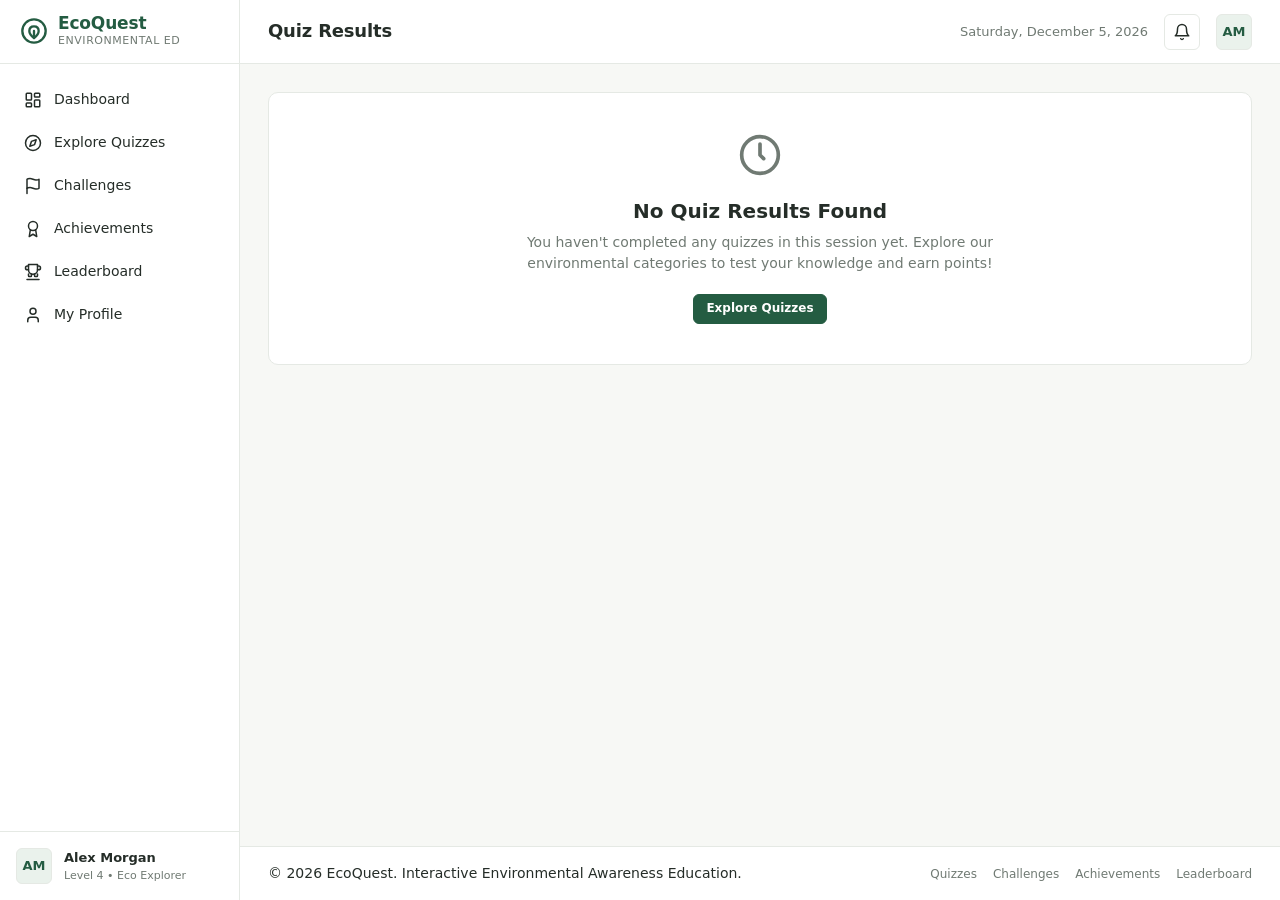
<file: results.html>
<!DOCTYPE html>
<html lang="en">
<head>
    <meta charset="UTF-8">
    <meta name="viewport" content="width=device-width, initial-scale=1.0">
    <meta name="description" content="Quiz Results & Performance Review - EcoQuest">
    <title>Quiz Results - EcoQuest</title>
    <link rel="icon" type="image/svg+xml" href="assets/icons/favicon.svg">

    <!-- Stylesheets -->
    <link rel="stylesheet" href="css/style.css">
    <link rel="stylesheet" href="css/dashboard.css">
    <link rel="stylesheet" href="css/quiz.css">
    <link rel="stylesheet" href="css/responsive.css">
</head>
<body data-page="results">
    <div class="app-container">
        <!-- Sidebar Placeholder -->
        <aside id="sidebar" class="sidebar" aria-label="Main sidebar navigation"></aside>

        <!-- Mobile Drawer Backdrop Overlay -->
        <div id="sidebarOverlay" class="sidebar-overlay" aria-hidden="true"></div>

        <!-- Main Content Area -->
        <div class="main-content">
            <!-- Header Placeholder -->
            <header id="header" class="top-header" role="banner"></header>

            <main class="content-body" id="mainContent">
                <!-- Content will be injected dynamically by EcoResultsController -->
                <div class="empty-result-state">
                    <p class="body-text text-muted">Loading quiz summary...</p>
                </div>
            </main>

            <!-- Footer Placeholder -->
            <footer id="footer" class="site-footer" role="contentinfo"></footer>
        </div>
    </div>

    <!-- Scripts -->
    <script src="js/storage.js"></script>
    <script src="js/navigation.js"></script>
    <script src="js/gamification.js"></script>
    <script src="js/challengeData.js"></script>
    <script src="js/challenges.js"></script>
    <script src="js/data.js"></script>
    <script src="js/results.js"></script>
    <script src="js/app.js"></script>
    <script>
        document.addEventListener('DOMContentLoaded', () => {
            if (window.EcoResultsController) {
                window.EcoResultsController.init();
            }
        });
    </script>
</body>
</html>
</file>
<file: css/style.css>
/* EcoQuest - Core Design System & Global Styles */

:root {
    --primary: #245C42;
    --secondary: #3D7958;
    --mint: #EAF2EC;
    --background: #F7F8F5;
    --surface: #FFFFFF;
    --text: #252D28;
    --muted: #707A73;
    --border: #E5E9E4;
    --accent: #E7BD59;
    --error: #C94C4C;
    --success: #367A50;

    --radius-sm: 6px;
    --radius-md: 10px;

    --sidebar-width: 240px;
    --header-height: 64px;

    --transition-fast: 150ms ease;
    --transition-normal: 200ms ease;
}

/* CSS Reset & Base Rules */
*, *::before, *::after {
    box-sizing: border-box;
    margin: 0;
    padding: 0;
}

html {
    font-size: 16px;
    -webkit-text-size-adjust: 100%;
}

body {
    font-family: system-ui, -apple-system, BlinkMacSystemFont, "Segoe UI", Arial, sans-serif;
    background-color: var(--background);
    color: var(--text);
    line-height: 1.5;
    min-height: 100vh;
    display: flex;
    flex-direction: column;
}

/* Typography Hierarchy */
h1, .h1 {
    font-size: 26px;
    font-weight: 700;
    line-height: 1.25;
    color: var(--text);
    letter-spacing: -0.01em;
}

h2, .h2 {
    font-size: 19px;
    font-weight: 600;
    line-height: 1.3;
    color: var(--text);
}

h3, .h3 {
    font-size: 16px;
    font-weight: 600;
    line-height: 1.35;
    color: var(--text);
}

p, .body-text {
    font-size: 14px;
    color: var(--text);
    line-height: 1.5;
}

.text-muted {
    color: var(--muted);
}

.text-sm {
    font-size: 12px;
    line-height: 1.4;
}

a {
    color: var(--primary);
    text-decoration: none;
    transition: color var(--transition-fast);
}

a:hover {
    color: var(--secondary);
}

/* Base App Layout */
.app-container {
    display: flex;
    min-height: 100vh;
    width: 100%;
}

.main-content {
    flex: 1;
    display: flex;
    flex-direction: column;
    min-width: 0;
    margin-left: var(--sidebar-width);
    background-color: var(--background);
}

/* Sidebar Styles */
.sidebar {
    width: var(--sidebar-width);
    height: 100vh;
    position: fixed;
    top: 0;
    left: 0;
    background-color: var(--surface);
    border-right: 1px solid var(--border);
    display: flex;
    flex-direction: column;
    z-index: 100;
}

.sidebar-header {
    height: var(--header-height);
    display: flex;
    align-items: center;
    padding: 0 20px;
    border-bottom: 1px solid var(--border);
}

.brand-link {
    display: flex;
    align-items: center;
    gap: 10px;
    text-decoration: none;
    color: var(--primary);
}

.brand-icon {
    width: 28px;
    height: 28px;
    color: var(--primary);
    flex-shrink: 0;
}

.brand-info {
    display: flex;
    flex-direction: column;
}

.brand-title {
    font-size: 17px;
    font-weight: 700;
    color: var(--primary);
    letter-spacing: -0.01em;
    line-height: 1.2;
}

.brand-subtitle {
    font-size: 11px;
    font-weight: 500;
    color: var(--muted);
    text-transform: uppercase;
    letter-spacing: 0.05em;
}

.sidebar-nav {
    flex: 1;
    padding: 16px 12px;
    overflow-y: auto;
}

.nav-list {
    list-style: none;
    display: flex;
    flex-direction: column;
    gap: 4px;
}

.nav-link {
    display: flex;
    align-items: center;
    gap: 12px;
    padding: 9px 12px;
    border-radius: var(--radius-sm);
    color: var(--text);
    font-size: 14px;
    font-weight: 500;
    text-decoration: none;
    position: relative;
    transition: background-color var(--transition-fast), color var(--transition-fast);
}

.nav-link:hover {
    background-color: var(--background);
    color: var(--primary);
}

.nav-link.active {
    background-color: var(--mint);
    color: var(--primary);
    font-weight: 600;
}

.nav-link.active::before {
    content: "";
    position: absolute;
    left: 0;
    top: 6px;
    bottom: 6px;
    width: 3px;
    background-color: var(--primary);
    border-radius: 0 2px 2px 0;
}

.nav-icon {
    width: 18px;
    height: 18px;
    flex-shrink: 0;
    color: currentColor;
}

.sidebar-footer {
    padding: 16px;
    border-top: 1px solid var(--border);
    background-color: var(--surface);
}

.user-profile-badge {
    display: flex;
    align-items: center;
    gap: 12px;
}

.user-avatar {
    width: 36px;
    height: 36px;
    border-radius: var(--radius-sm);
    background-color: var(--mint);
    color: var(--primary);
    font-size: 13px;
    font-weight: 600;
    display: flex;
    align-items: center;
    justify-content: center;
    border: 1px solid var(--border);
    flex-shrink: 0;
}

.user-info {
    display: flex;
    flex-direction: column;
    min-width: 0;
}

.user-name {
    font-size: 13px;
    font-weight: 600;
    color: var(--text);
    white-space: nowrap;
    overflow: hidden;
    text-overflow: ellipsis;
}

.user-role {
    font-size: 11px;
    color: var(--muted);
}

/* Header Styles */
.top-header {
    height: var(--header-height);
    background-color: var(--surface);
    border-bottom: 1px solid var(--border);
    display: flex;
    align-items: center;
    justify-content: space-between;
    padding: 0 28px;
    position: sticky;
    top: 0;
    z-index: 90;
}

.header-left {
    display: flex;
    align-items: center;
    gap: 14px;
}

.mobile-nav-toggle {
    display: none;
    background: none;
    border: 1px solid var(--border);
    border-radius: var(--radius-sm);
    width: 36px;
    height: 36px;
    color: var(--text);
    cursor: pointer;
    align-items: center;
    justify-content: center;
    padding: 0;
    transition: background-color var(--transition-fast);
}

.mobile-nav-toggle:hover {
    background-color: var(--background);
}

.page-title {
    font-size: 18px;
    font-weight: 600;
    color: var(--text);
}

.header-right {
    display: flex;
    align-items: center;
    gap: 16px;
}

.header-date {
    font-size: 13px;
    color: var(--muted);
    font-weight: 500;
}

.header-icon-btn {
    background: none;
    border: 1px solid var(--border);
    border-radius: var(--radius-sm);
    width: 36px;
    height: 36px;
    display: flex;
    align-items: center;
    justify-content: center;
    color: var(--text);
    cursor: pointer;
    position: relative;
    transition: background-color var(--transition-fast);
}

.header-icon-btn:hover {
    background-color: var(--background);
    color: var(--primary);
}

.header-avatar {
    width: 36px;
    height: 36px;
    border-radius: var(--radius-sm);
    background-color: var(--mint);
    color: var(--primary);
    font-size: 13px;
    font-weight: 600;
    display: flex;
    align-items: center;
    justify-content: center;
    border: 1px solid var(--border);
}

/* Content Area */
.content-body {
    flex: 1;
    padding: 28px;
    max-width: 1280px;
    width: 100%;
    margin: 0 auto;
}

/* Footer Styles */
.site-footer {
    background-color: var(--surface);
    border-top: 1px solid var(--border);
    padding: 16px 28px;
    margin-top: auto;
}

.footer-inner {
    max-width: 1280px;
    margin: 0 auto;
    display: flex;
    align-items: center;
    justify-content: space-between;
    gap: 16px;
    font-size: 12px;
    color: var(--muted);
}

.footer-links {
    display: flex;
    gap: 16px;
    list-style: none;
}

.footer-links a {
    color: var(--muted);
    font-size: 12px;
}

.footer-links a:hover {
    color: var(--primary);
}

/* Reusable UI Components */

/* Buttons */
.btn {
    display: inline-flex;
    align-items: center;
    justify-content: center;
    gap: 8px;
    padding: 9px 18px;
    font-size: 13px;
    font-weight: 600;
    border-radius: var(--radius-sm);
    border: 1px solid transparent;
    cursor: pointer;
    text-decoration: none;
    transition: background-color var(--transition-fast), border-color var(--transition-fast), color var(--transition-fast);
    line-height: 1.3;
}

.btn-primary {
    background-color: var(--primary);
    color: #FFFFFF;
    border-color: var(--primary);
}

.btn-primary:hover {
    background-color: var(--secondary);
    border-color: var(--secondary);
    color: #FFFFFF;
}

.btn-secondary {
    background-color: var(--mint);
    color: var(--primary);
    border-color: var(--mint);
}

.btn-secondary:hover {
    background-color: #dbe8dd;
    border-color: #dbe8dd;
    color: var(--primary);
}

.btn-outline {
    background-color: transparent;
    border-color: var(--border);
    color: var(--text);
}

.btn-outline:hover {
    background-color: var(--background);
    border-color: var(--secondary);
    color: var(--primary);
}

.btn-sm {
    padding: 6px 12px;
    font-size: 12px;
}

/* Cards */
.card {
    background-color: var(--surface);
    border: 1px solid var(--border);
    border-radius: var(--radius-md);
    padding: 20px;
}

.card-header {
    display: flex;
    align-items: center;
    justify-content: space-between;
    margin-bottom: 16px;
}

.card-title {
    font-size: 16px;
    font-weight: 600;
    color: var(--text);
}

/* Badges */
.badge {
    display: inline-flex;
    align-items: center;
    gap: 4px;
    padding: 3px 8px;
    border-radius: var(--radius-sm);
    font-size: 11px;
    font-weight: 600;
    letter-spacing: 0.02em;
    line-height: 1.3;
}

.badge-mint {
    background-color: var(--mint);
    color: var(--primary);
    border: 1px solid rgba(36, 92, 66, 0.15);
}

.badge-accent {
    background-color: #fcf6e6;
    color: #8c6810;
    border: 1px solid rgba(231, 189, 89, 0.35);
}

.badge-neutral {
    background-color: var(--background);
    color: var(--muted);
    border: 1px solid var(--border);
}

.badge-success {
    background-color: #eaf5ee;
    color: var(--success);
    border: 1px solid rgba(54, 122, 80, 0.2);
}

/* Placeholder Page Styling */
.placeholder-view {
    padding: 48px 24px;
    text-align: center;
    background-color: var(--surface);
    border: 1px solid var(--border);
    border-radius: var(--radius-md);
    margin: 20px 0;
}

.placeholder-icon {
    width: 48px;
    height: 48px;
    color: var(--secondary);
    margin: 0 auto 16px auto;
}

.placeholder-title {
    font-size: 20px;
    font-weight: 600;
    margin-bottom: 8px;
    color: var(--text);
}

.placeholder-desc {
    color: var(--muted);
    font-size: 14px;
    max-width: 460px;
    margin: 0 auto 24px auto;
}

/* Accessibility */
.sr-only {
    position: absolute;
    width: 1px;
    height: 1px;
    padding: 0;
    margin: -1px;
    overflow: hidden;
    clip: rect(0, 0, 0, 0);
    white-space: nowrap;
    border-width: 0;
}

/* Mobile Overlay */
.sidebar-overlay {
    position: fixed;
    top: 0;
    left: 0;
    width: 100vw;
    height: 100vh;
    background-color: rgba(37, 45, 40, 0.4);
    z-index: 95;
    opacity: 0;
    visibility: hidden;
    transition: opacity var(--transition-normal), visibility var(--transition-normal);
}

.sidebar-overlay.active {
    opacity: 1;
    visibility: visible;
}
</file>
<file: css/dashboard.css>
/* EcoQuest - Dashboard Specific Styles */

/* Dashboard Layout Grid */
.dashboard-grid {
    display: flex;
    flex-direction: column;
    gap: 24px;
}

/* Welcome Section */
.welcome-card {
    background-color: var(--surface);
    border: 1px solid var(--border);
    border-radius: var(--radius-md);
    padding: 24px;
    display: flex;
    align-items: center;
    justify-content: space-between;
    gap: 20px;
}

.welcome-content {
    max-width: 600px;
}

.welcome-title {
    font-size: 22px;
    font-weight: 700;
    color: var(--primary);
    margin-bottom: 6px;
    letter-spacing: -0.01em;
}

.welcome-subtitle {
    font-size: 14px;
    color: var(--muted);
    line-height: 1.45;
}

.welcome-action {
    flex-shrink: 0;
}

/* Progress Section (3 Stat Cards) */
.stats-grid {
    display: grid;
    grid-template-columns: repeat(3, 1fr);
    gap: 16px;
}

.stat-card {
    background-color: var(--surface);
    border: 1px solid var(--border);
    border-radius: var(--radius-md);
    padding: 18px 20px;
    display: flex;
    align-items: flex-start;
    gap: 16px;
    transition: border-color var(--transition-fast);
}

.stat-card:hover {
    border-color: #cbd4cb;
}

.stat-icon-wrapper {
    width: 44px;
    height: 44px;
    border-radius: var(--radius-sm);
    background-color: var(--mint);
    color: var(--primary);
    display: flex;
    align-items: center;
    justify-content: center;
    flex-shrink: 0;
}

.stat-icon {
    width: 22px;
    height: 22px;
}

.stat-icon-wrapper.points {
    background-color: #fbf5e6;
    color: #9c7310;
}

.stat-content {
    display: flex;
    flex-direction: column;
    min-width: 0;
}

.stat-label {
    font-size: 12px;
    font-weight: 500;
    color: var(--muted);
    text-transform: uppercase;
    letter-spacing: 0.04em;
    margin-bottom: 4px;
}

.stat-value-group {
    display: flex;
    align-items: baseline;
    gap: 6px;
}

.stat-value {
    font-size: 22px;
    font-weight: 700;
    color: var(--text);
    line-height: 1.2;
}

.stat-subvalue {
    font-size: 13px;
    color: var(--muted);
    font-weight: 500;
}

.stat-desc {
    font-size: 12px;
    color: var(--secondary);
    margin-top: 4px;
    font-weight: 500;
}

/* Main Content Two-Column Split */
.dashboard-columns {
    display: grid;
    grid-template-columns: 1fr 340px;
    gap: 24px;
    align-items: start;
}

.main-column {
    display: flex;
    flex-direction: column;
    gap: 24px;
}

.side-column {
    display: flex;
    flex-direction: column;
    gap: 24px;
}

/* Daily Challenge Card (Prominent) */
.challenge-card {
    background-color: var(--surface);
    border: 1px solid var(--border);
    border-left: 4px solid var(--primary);
    border-radius: var(--radius-md);
    padding: 22px;
}

.challenge-header {
    display: flex;
    align-items: center;
    justify-content: space-between;
    gap: 12px;
    margin-bottom: 12px;
}

.challenge-tag-group {
    display: flex;
    align-items: center;
    gap: 8px;
}

.challenge-meta {
    display: flex;
    align-items: center;
    gap: 16px;
    font-size: 12px;
    color: var(--muted);
}

.challenge-meta-item {
    display: flex;
    align-items: center;
    gap: 5px;
}

.meta-icon {
    width: 14px;
    height: 14px;
}

.challenge-title {
    font-size: 18px;
    font-weight: 700;
    color: var(--text);
    margin-bottom: 8px;
}

.challenge-desc {
    font-size: 14px;
    color: var(--muted);
    line-height: 1.5;
    margin-bottom: 18px;
}

.challenge-footer {
    display: flex;
    align-items: center;
    justify-content: space-between;
    padding-top: 14px;
    border-top: 1px solid var(--border);
}

.reward-info {
    display: flex;
    align-items: center;
    gap: 6px;
    font-size: 13px;
    color: var(--text);
}

.reward-points {
    font-weight: 700;
    color: #9c7310;
}

/* Quiz Categories Section */
.categories-header {
    display: flex;
    align-items: center;
    justify-content: space-between;
    margin-bottom: 14px;
}

.section-title {
    font-size: 18px;
    font-weight: 600;
    color: var(--text);
}

.categories-grid {
    display: grid;
    grid-template-columns: repeat(2, 1fr);
    gap: 16px;
}

.category-card {
    background-color: var(--surface);
    border: 1px solid var(--border);
    border-radius: var(--radius-md);
    padding: 20px;
    display: flex;
    flex-direction: column;
    justify-content: space-between;
    transition: border-color var(--transition-fast);
}

.category-card:hover {
    border-color: #cbd4cb;
}

.category-icon-box {
    width: 40px;
    height: 40px;
    border-radius: var(--radius-sm);
    background-color: var(--mint);
    color: var(--primary);
    display: flex;
    align-items: center;
    justify-content: center;
    margin-bottom: 14px;
}

.category-icon {
    width: 22px;
    height: 22px;
}

.category-title {
    font-size: 16px;
    font-weight: 600;
    color: var(--text);
    margin-bottom: 6px;
}

.category-desc {
    font-size: 13px;
    color: var(--muted);
    line-height: 1.45;
    margin-bottom: 16px;
    flex: 1;
}

.category-footer {
    display: flex;
    align-items: center;
    justify-content: space-between;
    padding-top: 12px;
    border-top: 1px solid var(--border);
}

.question-count {
    font-size: 12px;
    color: var(--muted);
    font-weight: 500;
}

/* Weekly Activity Section */
.activity-card {
    background-color: var(--surface);
    border: 1px solid var(--border);
    border-radius: var(--radius-md);
    padding: 20px;
}

.activity-header {
    display: flex;
    align-items: center;
    justify-content: space-between;
    margin-bottom: 18px;
}

.activity-summary {
    font-size: 12px;
    color: var(--secondary);
    font-weight: 600;
}

.activity-chart {
    display: flex;
    justify-content: space-between;
    align-items: flex-end;
    height: 130px;
    padding: 10px 4px 4px 4px;
    border-bottom: 1px solid var(--border);
    gap: 8px;
}

.chart-column {
    display: flex;
    flex-direction: column;
    align-items: center;
    gap: 8px;
    flex: 1;
    height: 100%;
    justify-content: flex-end;
}

.chart-bar-container {
    width: 100%;
    max-width: 24px;
    height: 90px;
    background-color: #f1f4f1;
    border-radius: 4px;
    display: flex;
    align-items: flex-end;
    overflow: hidden;
}

.chart-bar {
    width: 100%;
    background-color: var(--primary);
    border-radius: 4px 4px 0 0;
    transition: height var(--transition-normal);
}

.chart-bar.active-day {
    background-color: var(--secondary);
}

.chart-bar.today {
    background-color: #e7bd59;
}

.chart-day-label {
    font-size: 11px;
    color: var(--muted);
    font-weight: 600;
}

.chart-day-label.today {
    color: var(--primary);
    font-weight: 700;
}

.activity-legend {
    display: flex;
    align-items: center;
    justify-content: space-between;
    margin-top: 14px;
    font-size: 12px;
    color: var(--muted);
}

/* Achievement Preview Section */
.achievements-preview-card {
    background-color: var(--surface);
    border: 1px solid var(--border);
    border-radius: var(--radius-md);
    padding: 20px;
}

.achievements-list {
    display: flex;
    flex-direction: column;
    gap: 12px;
    margin-bottom: 16px;
}

.achievement-item {
    display: flex;
    align-items: center;
    gap: 12px;
    padding: 10px;
    border: 1px solid var(--border);
    border-radius: var(--radius-sm);
    background-color: var(--surface);
    transition: border-color var(--transition-fast);
}

.achievement-item:hover {
    border-color: #cbd4cb;
}

.achievement-item.locked {
    background-color: var(--background);
    opacity: 0.75;
}

.achievement-icon {
    width: 34px;
    height: 34px;
    border-radius: var(--radius-sm);
    display: flex;
    align-items: center;
    justify-content: center;
    flex-shrink: 0;
    font-size: 16px;
}

.achievement-item.unlocked .achievement-icon {
    background-color: var(--mint);
    color: var(--primary);
}

.achievement-item.locked .achievement-icon {
    background-color: #e6eae7;
    color: var(--muted);
}

.achievement-icon svg {
    width: 18px;
    height: 18px;
}

.achievement-details {
    flex: 1;
    min-width: 0;
}

.achievement-name {
    font-size: 13px;
    font-weight: 600;
    color: var(--text);
    margin-bottom: 2px;
    display: flex;
    align-items: center;
    justify-content: space-between;
}

.achievement-status {
    font-size: 11px;
    font-weight: 500;
}

.achievement-item.unlocked .achievement-status {
    color: var(--secondary);
}

.achievement-item.locked .achievement-status {
    color: var(--muted);
}

.achievement-desc {
    font-size: 12px;
    color: var(--muted);
    line-height: 1.35;
    white-space: nowrap;
    overflow: hidden;
    text-overflow: ellipsis;
}


/* ========================================================
   Phase 3 - Gamification, Achievements & Profile Styles
   ======================================================== */

/* Level Progress Bar Inside Cards */
.card-level-progress {
    margin-top: 10px;
    width: 100%;
}

.card-level-bar-track {
    width: 100%;
    height: 6px;
    background-color: #E5E9E4;
    border-radius: 3px;
    overflow: hidden;
    margin-bottom: 4px;
}

.card-level-bar-fill {
    height: 100%;
    background-color: var(--primary);
    border-radius: 3px;
    transition: width var(--transition-normal);
}

.card-level-text {
    font-size: 11px;
    color: var(--muted);
    font-weight: 500;
}

/* Gamification Banners */
.gamification-banner {
    background-color: var(--surface);
    border: 1px solid var(--border);
    border-radius: var(--radius-md);
    padding: 18px 20px;
    display: flex;
    align-items: center;
    gap: 16px;
    margin-bottom: 20px;
}

.gamification-banner.levelup-banner {
    border-left: 4px solid var(--accent);
    background-color: #fdfaf0;
}

.gamification-banner.badge-banner {
    border-left: 4px solid var(--primary);
    background-color: #f4f9f5;
}

.banner-icon-box {
    width: 44px;
    height: 44px;
    border-radius: var(--radius-sm);
    background-color: #fbf5e6;
    color: #9c7310;
    display: flex;
    align-items: center;
    justify-content: center;
    flex-shrink: 0;
}

.banner-icon-box.badge {
    background-color: var(--mint);
    color: var(--primary);
}

.banner-text {
    flex: 1;
}

.banner-subtitle {
    font-size: 11px;
    font-weight: 700;
    letter-spacing: 0.05em;
    color: var(--muted);
    text-transform: uppercase;
    display: block;
    margin-bottom: 2px;
}

.banner-title {
    font-size: 16px;
    font-weight: 700;
    color: var(--text);
    margin-bottom: 2px;
}

.banner-desc {
    font-size: 13px;
    color: var(--muted);
    line-height: 1.4;
}

.results-level-box {
    background-color: var(--background);
    border: 1px solid var(--border);
    border-radius: var(--radius-sm);
    padding: 16px;
    margin-bottom: 22px;
    text-align: left;
}

.level-box-header {
    display: flex;
    align-items: center;
    justify-content: space-between;
    font-size: 13px;
    font-weight: 500;
    color: var(--text);
    margin-bottom: 8px;
}

.level-box-footer {
    display: flex;
    align-items: center;
    justify-content: space-between;
    margin-top: 8px;
}

/* Level Up Modal */
.level-modal-overlay {
    position: fixed;
    top: 0;
    left: 0;
    width: 100vw;
    height: 100vh;
    background-color: rgba(37, 45, 40, 0.45);
    z-index: 130;
    display: flex;
    align-items: center;
    justify-content: center;
    padding: 20px;
    opacity: 0;
    visibility: hidden;
    transition: opacity var(--transition-normal), visibility var(--transition-normal);
}

.level-modal-overlay.active {
    opacity: 1;
    visibility: visible;
}

.level-modal-card {
    background-color: var(--surface);
    border: 1px solid var(--border);
    border-radius: var(--radius-md);
    max-width: 440px;
    width: 100%;
    padding: 30px;
    text-align: center;
}

.level-modal-icon {
    width: 56px;
    height: 56px;
    border-radius: var(--radius-sm);
    background-color: #fbf5e6;
    color: #9c7310;
    display: flex;
    align-items: center;
    justify-content: center;
    margin: 0 auto 16px auto;
}

.level-modal-icon svg {
    width: 30px;
    height: 30px;
}

.level-modal-badge {
    margin-bottom: 8px;
}

.level-modal-title {
    font-size: 22px;
    font-weight: 700;
    color: var(--text);
    margin-bottom: 6px;
}

.level-modal-subtitle {
    font-size: 14px;
    color: var(--muted);
    line-height: 1.45;
    margin-bottom: 24px;
}

/* Achievements Page Layout */
.achievements-page-container {
    max-width: 1080px;
    margin: 0 auto;
    display: flex;
    flex-direction: column;
    gap: 24px;
}

.achievements-summary-card {
    background-color: var(--surface);
    border: 1px solid var(--border);
    border-radius: var(--radius-md);
    padding: 24px;
}

.achievements-summary-header {
    margin-bottom: 18px;
}

.achievements-summary-header h2 {
    font-size: 20px;
    color: var(--primary);
    margin-bottom: 4px;
}

.achievements-summary-header p {
    font-size: 13px;
    color: var(--muted);
}

.achievements-stats-row {
    display: grid;
    grid-template-columns: repeat(4, 1fr);
    gap: 14px;
    margin-bottom: 20px;
}

.achievement-stat-box {
    background-color: var(--background);
    border: 1px solid var(--border);
    border-radius: var(--radius-sm);
    padding: 14px;
    text-align: center;
}

.achievement-stat-val {
    font-size: 22px;
    font-weight: 700;
    color: var(--text);
    line-height: 1.2;
}

.achievement-stat-label {
    font-size: 11px;
    color: var(--muted);
    text-transform: uppercase;
    margin-top: 2px;
    display: block;
}

.overall-progress-bar-wrap {
    margin-top: 8px;
}

.overall-progress-bar-info {
    display: flex;
    justify-content: space-between;
    font-size: 12px;
    color: var(--muted);
    font-weight: 500;
    margin-bottom: 6px;
}

/* Filter Bar */
.achievements-filter-bar {
    display: flex;
    gap: 8px;
    border-bottom: 1px solid var(--border);
    padding-bottom: 12px;
}

.filter-tab-btn {
    background: none;
    border: 1px solid var(--border);
    border-radius: var(--radius-sm);
    padding: 7px 14px;
    font-size: 13px;
    font-weight: 500;
    color: var(--text);
    cursor: pointer;
    transition: background-color var(--transition-fast), border-color var(--transition-fast), color var(--transition-fast);
}

.filter-tab-btn:hover {
    background-color: var(--background);
}

.filter-tab-btn.active {
    background-color: var(--mint);
    border-color: var(--primary);
    color: var(--primary);
    font-weight: 600;
}

/* Achievements Grid */
.all-achievements-grid {
    display: grid;
    grid-template-columns: repeat(3, 1fr);
    gap: 16px;
}

.achievement-full-card {
    background-color: var(--surface);
    border: 1px solid var(--border);
    border-radius: var(--radius-md);
    padding: 20px;
    display: flex;
    flex-direction: column;
    justify-content: space-between;
    transition: border-color var(--transition-fast);
}

.achievement-full-card:hover {
    border-color: #cbd4cb;
}

.achievement-full-card.unlocked {
    border-top: 3px solid var(--primary);
}

.achievement-full-card.locked {
    background-color: #fafbfa;
    opacity: 0.85;
}

.ach-card-top {
    display: flex;
    align-items: flex-start;
    justify-content: space-between;
    margin-bottom: 14px;
}

.ach-card-icon {
    width: 42px;
    height: 42px;
    border-radius: var(--radius-sm);
    display: flex;
    align-items: center;
    justify-content: center;
    flex-shrink: 0;
}

.achievement-full-card.unlocked .ach-card-icon {
    background-color: var(--mint);
    color: var(--primary);
}

.achievement-full-card.locked .ach-card-icon {
    background-color: #e5e9e5;
    color: var(--muted);
}

.ach-card-icon svg {
    width: 22px;
    height: 22px;
}

.ach-card-title {
    font-size: 16px;
    font-weight: 600;
    color: var(--text);
    margin-bottom: 4px;
}

.ach-card-desc {
    font-size: 13px;
    color: var(--muted);
    line-height: 1.45;
    margin-bottom: 14px;
    flex: 1;
}

.ach-card-footer {
    display: flex;
    align-items: center;
    justify-content: space-between;
    padding-top: 12px;
    border-top: 1px solid var(--border);
    font-size: 12px;
}

.ach-condition-pill {
    font-size: 11px;
    background-color: var(--background);
    border: 1px solid var(--border);
    border-radius: 4px;
    padding: 2px 6px;
    color: var(--text);
}

/* Profile Page Layout */
.profile-page-container {
    max-width: 1080px;
    margin: 0 auto;
    display: flex;
    flex-direction: column;
    gap: 24px;
}

.profile-identity-card {
    background-color: var(--surface);
    border: 1px solid var(--border);
    border-radius: var(--radius-md);
    padding: 26px;
    display: flex;
    align-items: center;
    justify-content: space-between;
    gap: 24px;
}

.profile-identity-left {
    display: flex;
    align-items: center;
    gap: 20px;
}

.profile-avatar-large {
    width: 64px;
    height: 64px;
    border-radius: var(--radius-sm);
    background-color: var(--mint);
    color: var(--primary);
    font-size: 22px;
    font-weight: 700;
    display: flex;
    align-items: center;
    justify-content: center;
    border: 1px solid var(--border);
    flex-shrink: 0;
}

.profile-headings h2 {
    font-size: 22px;
    font-weight: 700;
    color: var(--text);
    margin-bottom: 4px;
}

.profile-headings .user-role-line {
    font-size: 13px;
    color: var(--muted);
    display: flex;
    align-items: center;
    gap: 8px;
}

.profile-level-widget {
    min-width: 280px;
    background-color: var(--background);
    border: 1px solid var(--border);
    border-radius: var(--radius-sm);
    padding: 14px 18px;
}

.profile-stats-grid {
    display: grid;
    grid-template-columns: repeat(3, 1fr);
    gap: 16px;
}

.profile-stat-box {
    background-color: var(--surface);
    border: 1px solid var(--border);
    border-radius: var(--radius-md);
    padding: 20px;
    display: flex;
    flex-direction: column;
    justify-content: space-between;
}

.profile-stat-label {
    font-size: 12px;
    color: var(--muted);
    text-transform: uppercase;
    font-weight: 500;
    margin-bottom: 6px;
}

.profile-stat-number {
    font-size: 24px;
    font-weight: 700;
    color: var(--text);
    margin-bottom: 4px;
}

.profile-stat-detail {
    font-size: 12px;
    color: var(--secondary);
    font-weight: 500;
}

.profile-panels-grid {
    display: grid;
    grid-template-columns: 1fr 340px;
    gap: 24px;
}

.profile-preferences-card {
    background-color: var(--surface);
    border: 1px solid var(--border);
    border-radius: var(--radius-md);
    padding: 22px;
}

.pref-row {
    display: flex;
    align-items: center;
    justify-content: space-between;
    padding: 12px 0;
    border-bottom: 1px solid var(--border);
}

.pref-row:last-child {
    border-bottom: none;
}

.pref-info h4 {
    font-size: 14px;
    font-weight: 600;
    color: var(--text);
    margin-bottom: 2px;
}

.pref-info p {
    font-size: 12px;
    color: var(--muted);
}

/* Responsive adjustments */
@media screen and (max-width: 1024px) {
    .all-achievements-grid {
        grid-template-columns: repeat(2, 1fr);
    }

    .profile-panels-grid {
        grid-template-columns: 1fr;
    }
}

@media screen and (max-width: 800px) {
    .achievements-stats-row {
        grid-template-columns: repeat(2, 1fr);
    }

    .profile-identity-card {
        flex-direction: column;
        align-items: flex-start;
    }

    .profile-level-widget {
        width: 100%;
        min-width: 0;
    }

    .profile-stats-grid {
        grid-template-columns: repeat(2, 1fr);
    }
}

@media screen and (max-width: 600px) {
    .all-achievements-grid {
        grid-template-columns: 1fr;
    }

    .achievements-stats-row {
        grid-template-columns: 1fr;
    }

    .profile-stats-grid {
        grid-template-columns: 1fr;
    }

    .achievements-filter-bar {
        overflow-x: auto;
    }
}

/* ========================================================
   Phase 4 - Environmental Challenges & Leaderboard Styles
   ======================================================== */

/* Challenges Layout */
.challenges-page-container {
    max-width: 1080px;
    margin: 0 auto;
    display: flex;
    flex-direction: column;
    gap: 24px;
}

/* Featured Daily Challenge Hero Card */
.featured-challenge-hero {
    background-color: var(--surface);
    border: 1px solid var(--border);
    border-left: 5px solid var(--primary);
    border-radius: var(--radius-md);
    padding: 26px;
    display: flex;
    align-items: center;
    justify-content: space-between;
    gap: 24px;
}

.featured-hero-content {
    max-width: 680px;
}

.featured-badge-row {
    display: flex;
    align-items: center;
    gap: 8px;
    margin-bottom: 8px;
}

.featured-hero-title {
    font-size: 22px;
    font-weight: 700;
    color: var(--text);
    margin-bottom: 6px;
}

.featured-hero-desc {
    font-size: 14px;
    color: var(--muted);
    line-height: 1.5;
    margin-bottom: 14px;
}

.featured-hero-meta {
    display: flex;
    align-items: center;
    gap: 10px;
    font-size: 13px;
    color: var(--muted);
}

.featured-hero-action {
    flex-shrink: 0;
}

/* Section Title Row */
.section-title-row {
    display: flex;
    align-items: flex-end;
    justify-content: space-between;
    margin-bottom: 14px;
    gap: 12px;
}

/* Daily Challenges Grid */
.challenges-grid {
    display: grid;
    grid-template-columns: repeat(2, 1fr);
    gap: 16px;
}

.challenge-item-card {
    background-color: var(--surface);
    border: 1px solid var(--border);
    border-radius: var(--radius-md);
    padding: 18px 20px;
    display: flex;
    flex-direction: column;
    justify-content: space-between;
    transition: border-color var(--transition-fast);
}

.challenge-item-card:hover {
    border-color: #cbd4cb;
}

.challenge-item-card.completed {
    border-left: 3px solid var(--success);
    background-color: #fbfdfb;
}

.challenge-item-header {
    display: flex;
    align-items: center;
    justify-content: space-between;
    margin-bottom: 10px;
}

.challenge-item-tags {
    display: flex;
    align-items: center;
    gap: 6px;
}

.challenge-item-title {
    font-size: 16px;
    font-weight: 600;
    color: var(--text);
    margin-bottom: 4px;
}

.challenge-item-desc {
    font-size: 13px;
    color: var(--muted);
    line-height: 1.45;
    margin-bottom: 16px;
    flex: 1;
}

.challenge-item-footer {
    display: flex;
    align-items: center;
    justify-content: space-between;
    padding-top: 12px;
    border-top: 1px solid var(--border);
}

/* Weekly Challenges Grid */
.weekly-challenges-grid {
    display: grid;
    grid-template-columns: repeat(2, 1fr);
    gap: 16px;
}

.weekly-challenge-card {
    background-color: var(--surface);
    border: 1px solid var(--border);
    border-radius: var(--radius-md);
    padding: 20px;
    display: flex;
    flex-direction: column;
    justify-content: space-between;
    transition: border-color var(--transition-fast);
}

.weekly-challenge-card:hover {
    border-color: #cbd4cb;
}

.weekly-challenge-card.completed {
    border-top: 3px solid var(--success);
}

.weekly-card-header {
    display: flex;
    align-items: center;
    justify-content: space-between;
    margin-bottom: 10px;
}

.weekly-tags {
    display: flex;
    align-items: center;
    gap: 6px;
}

.weekly-title {
    font-size: 16px;
    font-weight: 600;
    color: var(--text);
    margin-bottom: 4px;
}

.weekly-desc {
    font-size: 13px;
    color: var(--muted);
    line-height: 1.45;
    margin-bottom: 14px;
}

.weekly-progress-wrap {
    background-color: var(--background);
    border: 1px solid var(--border);
    border-radius: var(--radius-sm);
    padding: 10px 12px;
    margin-bottom: 12px;
}

.weekly-progress-labels {
    display: flex;
    align-items: center;
    justify-content: space-between;
    font-size: 12px;
    color: var(--text);
    margin-bottom: 6px;
}

.weekly-card-footer {
    display: flex;
    align-items: center;
    justify-content: space-between;
    padding-top: 10px;
    border-top: 1px solid var(--border);
}

/* Reusable Table Styles */
.table-responsive-wrapper {
    width: 100%;
    overflow-x: auto;
}

.eco-table {
    width: 100%;
    border-collapse: collapse;
    font-size: 13px;
    text-align: left;
}

.eco-table th {
    background-color: var(--background);
    color: var(--muted);
    font-weight: 600;
    text-transform: uppercase;
    font-size: 11px;
    letter-spacing: 0.04em;
    padding: 12px 16px;
    border-bottom: 1px solid var(--border);
}

.eco-table td {
    padding: 13px 16px;
    border-bottom: 1px solid var(--border);
    color: var(--text);
    vertical-align: middle;
}

.eco-table tbody tr:hover {
    background-color: #fafbfa;
}

.challenge-history-section {
    background-color: var(--surface);
    border: 1px solid var(--border);
    border-radius: var(--radius-md);
    padding: 22px;
}

/* Leaderboard Page Layout */
.leaderboard-page-container {
    max-width: 1080px;
    margin: 0 auto;
    display: flex;
    flex-direction: column;
    gap: 20px;
}

.leaderboard-intro-card {
    background-color: var(--surface);
    border: 1px solid var(--border);
    border-radius: var(--radius-md);
    padding: 24px;
}

.leaderboard-intro-header h2 {
    font-size: 22px;
    color: var(--primary);
    margin-bottom: 4px;
}

.leaderboard-intro-header p {
    font-size: 13px;
    color: var(--muted);
    margin-bottom: 16px;
}

.leaderboard-notice-box {
    background-color: var(--background);
    border: 1px solid var(--border);
    border-left: 3px solid var(--secondary);
    border-radius: var(--radius-sm);
    padding: 10px 14px;
    display: flex;
    align-items: flex-start;
    gap: 10px;
    font-size: 12px;
    color: var(--text);
    line-height: 1.45;
    margin-bottom: 20px;
}

.leaderboard-notice-box svg {
    color: var(--secondary);
    flex-shrink: 0;
    margin-top: 1px;
}

/* My Ranking Highlight Card */
.my-ranking-card {
    background-color: var(--mint);
    border: 1px solid rgba(36, 92, 66, 0.2);
    border-radius: var(--radius-sm);
    padding: 16px 20px;
    display: flex;
    align-items: center;
    justify-content: space-between;
    gap: 20px;
}

.my-rank-left {
    display: flex;
    align-items: center;
    gap: 16px;
}

.rank-badge-large {
    font-size: 26px;
    font-weight: 800;
    color: var(--primary);
    line-height: 1;
}

.my-rank-info {
    display: flex;
    flex-direction: column;
    gap: 2px;
}

.my-rank-name-row {
    display: flex;
    align-items: center;
    gap: 8px;
}

.my-rank-name {
    font-size: 15px;
    font-weight: 700;
    color: var(--primary);
}

.my-rank-subtext {
    font-size: 12px;
    color: var(--muted);
}

.my-rank-right {
    text-align: right;
}

.my-rank-stat .stat-num {
    font-size: 18px;
    font-weight: 700;
    color: var(--primary);
    display: block;
}

.my-rank-stat .stat-sub {
    font-size: 11px;
    color: var(--muted);
}

/* Leaderboard Toolbar & Filters */
.leaderboard-toolbar {
    display: flex;
    align-items: center;
    justify-content: space-between;
}

.leaderboard-filter-tabs {
    display: flex;
    gap: 8px;
}

.leaderboard-tab-btn {
    background-color: var(--surface);
    border: 1px solid var(--border);
    border-radius: var(--radius-sm);
    padding: 8px 16px;
    font-size: 13px;
    font-weight: 500;
    color: var(--text);
    cursor: pointer;
    transition: background-color var(--transition-fast), border-color var(--transition-fast), color var(--transition-fast);
}

.leaderboard-tab-btn:hover {
    background-color: var(--background);
}

.leaderboard-tab-btn.active {
    background-color: var(--mint);
    border-color: var(--primary);
    color: var(--primary);
    font-weight: 600;
}

/* Leaderboard Table Styles */
.leaderboard-table-card {
    background-color: var(--surface);
    border: 1px solid var(--border);
    border-radius: var(--radius-md);
    overflow: hidden;
}

.current-user-row {
    background-color: #f3f8f4 !important;
    font-weight: 600;
}

.player-cell {
    display: flex;
    align-items: center;
    gap: 12px;
}

.player-avatar {
    width: 32px;
    height: 32px;
    border-radius: var(--radius-sm);
    background-color: var(--background);
    border: 1px solid var(--border);
    display: flex;
    align-items: center;
    justify-content: center;
    font-size: 12px;
    font-weight: 700;
    color: var(--muted);
    flex-shrink: 0;
}

.player-avatar.user-avatar-active {
    background-color: var(--mint);
    color: var(--primary);
    border-color: rgba(36, 92, 66, 0.3);
}

.player-names {
    display: flex;
    align-items: center;
    gap: 6px;
}

.player-name {
    font-size: 13px;
    color: var(--text);
}

.badge-xs {
    font-size: 10px;
    padding: 1px 6px;
}

.rank-number {
    font-size: 13px;
    font-weight: 700;
    color: var(--muted);
}

.rank-badge {
    display: inline-flex;
    align-items: center;
    justify-content: center;
    width: 26px;
    height: 26px;
    border-radius: 50%;
    font-size: 12px;
    font-weight: 800;
}

.rank-gold {
    background-color: #fbf5e6;
    color: #9c7310;
    border: 1px solid rgba(231, 189, 89, 0.5);
}

.rank-silver {
    background-color: #f0f2f0;
    color: #5c665e;
    border: 1px solid #d5dad6;
}

.rank-bronze {
    background-color: #f7ede6;
    color: #915d3a;
    border: 1px solid #e8caba;
}

/* Dashboard Leaderboard Preview Widget */
.dashboard-preview-card {
    background-color: var(--surface);
    border: 1px solid var(--border);
    border-radius: var(--radius-md);
    padding: 20px;
}

.preview-leaderboard-list {
    display: flex;
    flex-direction: column;
    gap: 8px;
    margin: 12px 0 16px 0;
}

.preview-player-row {
    display: flex;
    align-items: center;
    justify-content: space-between;
    padding: 8px 10px;
    border-radius: var(--radius-sm);
    border: 1px solid var(--border);
    font-size: 12px;
}

.preview-player-row.is-me {
    background-color: var(--mint);
    border-color: rgba(36, 92, 66, 0.25);
    font-weight: 600;
}

/* Phase 4 Responsive Breakpoints */
@media screen and (max-width: 900px) {
    .challenges-grid,
    .weekly-challenges-grid {
        grid-template-columns: 1fr;
    }

    .featured-challenge-hero {
        flex-direction: column;
        align-items: flex-start;
    }

    .featured-hero-action {
        width: 100%;
    }

    .featured-hero-action .btn {
        width: 100%;
    }

    .my-ranking-card {
        flex-direction: column;
        align-items: flex-start;
    }

    .my-rank-right {
        text-align: left;
    }
}

@media screen and (max-width: 600px) {
    .leaderboard-toolbar {
        overflow-x: auto;
    }

    .leaderboard-filter-tabs {
        width: 100%;
    }

    .eco-table th,
    .eco-table td {
        padding: 10px 12px;
    }
}

/* ==========================================================================
   Phase 5 – User Profile & Learning Analytics Styles
   ========================================================================== */

/* Profile Header & Identity Elements */
.profile-name-row {
    display: flex;
    align-items: center;
    gap: 12px;
    flex-wrap: wrap;
}

.edit-profile-trigger {
    display: inline-flex;
    align-items: center;
    gap: 6px;
    padding: 4px 10px;
    font-size: 12px;
}

.profile-avatar-large {
    color: #FFFFFF;
    font-weight: 700;
    transition: background-color var(--transition-fast);
}

.profile-section {
    display: flex;
    flex-direction: column;
    gap: 14px;
}

.section-header-row {
    display: flex;
    flex-direction: column;
    gap: 2px;
}

.section-title {
    font-size: 16px;
    font-weight: 700;
    color: var(--text);
}

/* Category Performance Breakdown Grid */
.category-performance-grid {
    display: grid;
    grid-template-columns: repeat(2, 1fr);
    gap: 16px;
}

.category-perf-card {
    background-color: var(--surface);
    border: 1px solid var(--border);
    border-radius: var(--radius-md);
    padding: 18px 20px;
    display: flex;
    flex-direction: column;
    gap: 10px;
}

.cat-card-top {
    display: flex;
    align-items: center;
    justify-content: space-between;
}

.cat-icon-wrap {
    width: 36px;
    height: 36px;
    border-radius: var(--radius-sm);
    background-color: var(--mint);
    color: var(--primary);
    display: flex;
    align-items: center;
    justify-content: center;
}

.cat-title {
    font-size: 14px;
    font-weight: 700;
    color: var(--text);
    margin-bottom: 2px;
}

.cat-desc {
    font-size: 12px;
    color: var(--muted);
    line-height: 1.4;
    margin-bottom: 8px;
}

.cat-stat-row {
    display: flex;
    align-items: center;
    justify-content: space-between;
    font-size: 12px;
}

.cat-card-footer {
    display: flex;
    align-items: center;
    justify-content: space-between;
    margin-top: 6px;
    padding-top: 8px;
    border-top: 1px solid var(--border);
}

.cat-link {
    font-size: 12px;
    font-weight: 600;
    color: var(--primary);
    text-decoration: none;
}

.cat-link:hover {
    text-decoration: underline;
}

/* Two Column Layout (Weekly Chart + Badges Preview) */
.profile-two-column-layout {
    display: grid;
    grid-template-columns: 1fr 340px;
    gap: 24px;
}

.profile-card {
    background-color: var(--surface);
    border: 1px solid var(--border);
    border-radius: var(--radius-md);
    padding: 22px;
}

.card-header-clean {
    display: flex;
    align-items: flex-start;
    justify-content: space-between;
    margin-bottom: 16px;
}

.card-subtitle {
    font-size: 12px;
    color: var(--muted);
    margin-top: 2px;
}

/* CSS-based Weekly Activity Distribution Bar Chart */
.weekly-bar-chart {
    display: flex;
    flex-direction: column;
    padding-top: 8px;
}

.chart-bars-container {
    display: flex;
    align-items: flex-end;
    justify-content: space-around;
    height: 150px;
    padding: 0 10px;
    border-bottom: 2px solid var(--border);
}

.chart-column {
    display: flex;
    flex-direction: column;
    align-items: center;
    flex: 1;
    max-width: 44px;
    height: 100%;
    justify-content: flex-end;
}

.bar-value-bubble {
    font-size: 11px;
    font-weight: 700;
    color: var(--primary);
    height: 16px;
    margin-bottom: 4px;
}

.bar-track {
    width: 20px;
    height: 100%;
    display: flex;
    align-items: flex-end;
    background-color: var(--background);
    border-radius: 4px 4px 0 0;
}

.bar-fill {
    width: 100%;
    background-color: var(--primary);
    border-radius: 4px 4px 0 0;
    transition: height var(--transition-normal);
}

.chart-bar-today .bar-fill {
    background-color: var(--secondary);
}

.chart-bar-today .day-code {
    color: var(--primary);
    font-weight: 700;
}

.bar-label {
    display: flex;
    flex-direction: column;
    align-items: center;
    gap: 2px;
    margin-top: 8px;
    font-size: 11px;
    color: var(--muted);
}

.today-dot {
    width: 4px;
    height: 4px;
    border-radius: 50%;
    background-color: var(--primary);
}

.chart-summary-footer {
    display: flex;
    align-items: center;
    justify-content: space-between;
    margin-top: 14px;
    padding-top: 10px;
}

/* Badges Showcase Preview */
.badges-preview-list {
    display: flex;
    flex-direction: column;
    gap: 10px;
}

.badge-preview-item {
    display: flex;
    align-items: center;
    gap: 12px;
    padding: 10px 12px;
    background-color: var(--background);
    border: 1px solid var(--border);
    border-radius: var(--radius-sm);
}

.badge-icon-disc {
    width: 32px;
    height: 32px;
    border-radius: 50%;
    background-color: var(--mint);
    color: var(--primary);
    display: flex;
    align-items: center;
    justify-content: center;
    flex-shrink: 0;
}

.badge-preview-info {
    flex: 1;
    min-width: 0;
}

.badge-preview-title {
    font-size: 13px;
    font-weight: 600;
    color: var(--text);
    white-space: nowrap;
    overflow: hidden;
    text-overflow: ellipsis;
}

.badge-preview-date {
    font-size: 11px;
    color: var(--muted);
}

/* Activity Feed */
.activity-history-feed {
    display: flex;
    flex-direction: column;
    gap: 10px;
    max-height: 440px;
    overflow-y: auto;
    padding-right: 4px;
}

.activity-feed-item {
    display: flex;
    align-items: flex-start;
    gap: 14px;
    padding: 12px 14px;
    background-color: var(--background);
    border: 1px solid var(--border);
    border-radius: var(--radius-sm);
}

.activity-type-icon {
    width: 32px;
    height: 32px;
    border-radius: var(--radius-sm);
    display: flex;
    align-items: center;
    justify-content: center;
    flex-shrink: 0;
}

.activity-type-quiz_completed {
    background-color: var(--mint);
    color: var(--primary);
}

.activity-type-challenge_completed {
    background-color: #fbf5e6;
    color: #9c7310;
}

.activity-type-achievement_unlocked {
    background-color: #edf6ee;
    color: #2d7348;
}

.activity-type-level_up {
    background-color: var(--mint);
    color: var(--primary);
}

.activity-feed-details {
    flex: 1;
    min-width: 0;
}

.activity-feed-title-row {
    display: flex;
    align-items: center;
    justify-content: space-between;
    gap: 8px;
    margin-bottom: 2px;
}

.activity-feed-title {
    font-size: 13px;
    font-weight: 600;
    color: var(--text);
}

.activity-feed-desc {
    font-size: 12px;
    color: var(--muted);
    margin-bottom: 4px;
}

.activity-feed-time {
    font-size: 11px;
    color: var(--muted);
}

/* Data Management Preferences */
.pref-list {
    display: flex;
    flex-direction: column;
}

.btn-danger-outline {
    border-color: #d9534f;
    color: #c93b3b;
}

.btn-danger-outline:hover {
    background-color: #fdf2f2;
    border-color: #c93b3b;
}

.btn-danger {
    background-color: #c93b3b;
    border: 1px solid #b33232;
    color: #FFFFFF;
}

.btn-danger:hover {
    background-color: #b33232;
}

.text-danger {
    color: #c93b3b;
}

/* Modals */
.modal-backdrop {
    position: fixed;
    top: 0;
    left: 0;
    right: 0;
    bottom: 0;
    background-color: rgba(25, 33, 28, 0.5);
    display: flex;
    align-items: center;
    justify-content: center;
    z-index: 1000;
    padding: 16px;
}

.modal-dialog {
    background-color: var(--surface);
    border: 1px solid var(--border);
    border-radius: var(--radius-md);
    width: 100%;
    max-width: 480px;
    overflow: hidden;
    box-shadow: 0 4px 20px rgba(0, 0, 0, 0.08);
}

.modal-dialog-sm {
    max-width: 420px;
}

.modal-header {
    display: flex;
    align-items: center;
    justify-content: space-between;
    padding: 16px 20px;
    border-bottom: 1px solid var(--border);
}

.modal-header h3 {
    font-size: 16px;
    font-weight: 700;
    color: var(--text);
}

.modal-close-btn {
    background: none;
    border: none;
    font-size: 24px;
    line-height: 1;
    color: var(--muted);
    cursor: pointer;
    padding: 0 4px;
}

.modal-close-btn:hover {
    color: var(--text);
}

.modal-body {
    padding: 20px;
}

.modal-footer {
    display: flex;
    align-items: center;
    justify-content: flex-end;
    gap: 10px;
}

.modal-avatar-preview-row {
    display: flex;
    align-items: center;
    gap: 14px;
    padding: 12px 14px;
    background-color: var(--background);
    border: 1px solid var(--border);
    border-radius: var(--radius-sm);
    margin-bottom: 16px;
}

.avatar-preview-circle {
    width: 44px;
    height: 44px;
    border-radius: var(--radius-sm);
    display: flex;
    align-items: center;
    justify-content: center;
    font-size: 16px;
    font-weight: 700;
    color: #FFFFFF;
    flex-shrink: 0;
}

.avatar-theme-picker {
    display: flex;
    gap: 10px;
    margin-top: 6px;
}

.theme-swatch {
    width: 36px;
    height: 36px;
    border-radius: var(--radius-sm);
    border: 2px solid transparent;
    cursor: pointer;
    display: flex;
    align-items: center;
    justify-content: center;
    color: #FFFFFF;
    transition: transform var(--transition-fast), border-color var(--transition-fast);
}

.theme-swatch:hover {
    transform: scale(1.05);
}

.theme-swatch.is-selected {
    border-color: var(--text);
}

.swatch-check {
    font-size: 14px;
    font-weight: 700;
}

.warning-callout {
    background-color: #fff9e6;
    border-left: 3px solid var(--accent);
    padding: 10px 14px;
    font-size: 12px;
    color: var(--text);
    border-radius: var(--radius-sm);
    margin-bottom: 16px;
}

/* Toast Notifications */
.toast-container {
    position: fixed;
    bottom: 24px;
    right: 24px;
    z-index: 1100;
    display: flex;
    flex-direction: column;
    gap: 8px;
    pointer-events: none;
}

.profile-toast {
    background-color: var(--text);
    color: #FFFFFF;
    padding: 12px 18px;
    border-radius: var(--radius-sm);
    font-size: 13px;
    font-weight: 500;
    opacity: 0;
    transform: translateY(10px);
    transition: opacity var(--transition-normal), transform var(--transition-normal);
    pointer-events: auto;
    box-shadow: 0 4px 12px rgba(0, 0, 0, 0.15);
}

.profile-toast.show {
    opacity: 1;
    transform: translateY(0);
}

.profile-toast.toast-error {
    background-color: #c93b3b;
}

/* Phase 5 Responsive Breakpoints */
@media screen and (max-width: 900px) {
    .category-performance-grid {
        grid-template-columns: 1fr;
    }

    .profile-two-column-layout {
        grid-template-columns: 1fr;
    }
}

@media screen and (max-width: 600px) {
    .profile-name-row {
        flex-direction: column;
        align-items: flex-start;
        gap: 8px;
    }

    .modal-dialog {
        max-width: 100%;
        margin: 10px;
    }

    .chart-bars-container {
        height: 120px;
    }

    .bar-track {
        width: 14px;
    }
}
</file>
<file: css/responsive.css>
/* EcoQuest - Responsive Layout & Media Queries */

/* Tablet (601px to 1024px) */
@media screen and (max-width: 1024px) {
    :root {
        --sidebar-width: 240px;
    }

    /* Shift sidebar off-canvas by default */
    .sidebar {
        transform: translateX(-100%);
        transition: transform var(--transition-normal);
        box-shadow: 2px 0 10px rgba(0, 0, 0, 0.05);
    }

    .sidebar.open {
        transform: translateX(0);
    }

    .main-content {
        margin-left: 0;
        width: 100%;
    }

    .mobile-nav-toggle {
        display: inline-flex;
    }

    .top-header {
        padding: 0 20px;
    }

    .content-body {
        padding: 20px;
    }

    /* Dashboard columns stack vertically */
    .dashboard-columns {
        grid-template-columns: 1fr;
        gap: 20px;
    }

    .stats-grid {
        grid-template-columns: repeat(3, 1fr);
        gap: 12px;
    }

    .welcome-card {
        padding: 20px;
    }

    .categories-grid {
        grid-template-columns: repeat(2, 1fr);
        gap: 14px;
    }
}

/* Medium & Small Tablet (601px to 800px) */
@media screen and (max-width: 800px) {
    .stats-grid {
        grid-template-columns: 1fr;
        gap: 12px;
    }

    .welcome-card {
        flex-direction: column;
        align-items: flex-start;
        gap: 16px;
    }

    .welcome-action {
        width: 100%;
    }

    .welcome-action .btn {
        width: 100%;
    }
}

/* Mobile (600px and below) */
@media screen and (max-width: 600px) {
    :root {
        --header-height: 58px;
    }

    .top-header {
        padding: 0 14px;
    }

    .header-left {
        gap: 10px;
    }

    .page-title {
        font-size: 16px;
    }

    .header-date {
        display: none; /* Hide date on small mobile to conserve header space */
    }

    .header-right {
        gap: 10px;
    }

    .content-body {
        padding: 14px;
    }

    .dashboard-grid {
        gap: 16px;
    }

    /* Welcome Banner */
    .welcome-card {
        padding: 16px;
    }

    .welcome-title {
        font-size: 19px;
    }

    .welcome-subtitle {
        font-size: 13px;
    }

    /* Stats Grid */
    .stats-grid {
        grid-template-columns: 1fr;
        gap: 10px;
    }

    .stat-card {
        padding: 14px;
        gap: 12px;
    }

    .stat-icon-wrapper {
        width: 38px;
        height: 38px;
    }

    .stat-icon {
        width: 20px;
        height: 20px;
    }

    .stat-value {
        font-size: 20px;
    }

    /* Daily Challenge */
    .challenge-card {
        padding: 16px;
    }

    .challenge-title {
        font-size: 16px;
    }

    .challenge-footer {
        flex-direction: column;
        align-items: flex-start;
        gap: 12px;
    }

    .challenge-footer .btn {
        width: 100%;
    }

    /* Quiz Categories */
    .categories-grid {
        grid-template-columns: 1fr;
        gap: 12px;
    }

    .category-card {
        padding: 16px;
    }

    /* Weekly Activity */
    .activity-card {
        padding: 16px;
    }

    .activity-chart {
        height: 110px;
        gap: 4px;
    }

    .chart-bar-container {
        max-width: 18px;
        height: 75px;
    }

    /* Achievements */
    .achievements-preview-card {
        padding: 16px;
    }

    .achievement-item {
        padding: 8px;
    }

    /* Touch target sizing */
    .btn {
        min-height: 42px;
    }

    /* Footer */
    .site-footer {
        padding: 14px;
    }

    .footer-inner {
        flex-direction: column;
        align-items: center;
        text-align: center;
        gap: 10px;
    }

    .footer-links {
        justify-content: center;
    }
}
</file>
<file: css/quiz.css>
/* EcoQuest - Phase 2 Quiz Engine Styles */

/* Categories Grid */
.categories-container {
    max-width: 1080px;
    margin: 0 auto;
}

.categories-intro {
    background-color: var(--surface);
    border: 1px solid var(--border);
    border-radius: var(--radius-md);
    padding: 24px;
    margin-bottom: 24px;
}

.categories-intro h2 {
    font-size: 22px;
    color: var(--primary);
    margin-bottom: 6px;
}

.categories-intro p {
    color: var(--muted);
    font-size: 14px;
    line-height: 1.5;
}

.quiz-categories-grid {
    display: grid;
    grid-template-columns: repeat(2, 1fr);
    gap: 20px;
}

.quiz-cat-card {
    background-color: var(--surface);
    border: 1px solid var(--border);
    border-radius: var(--radius-md);
    padding: 22px;
    display: flex;
    flex-direction: column;
    justify-content: space-between;
    transition: border-color var(--transition-fast);
}

.quiz-cat-card:hover {
    border-color: #cbd4cb;
}

.quiz-cat-header {
    display: flex;
    align-items: flex-start;
    justify-content: space-between;
    gap: 12px;
    margin-bottom: 14px;
}

.quiz-cat-icon {
    width: 44px;
    height: 44px;
    border-radius: var(--radius-sm);
    background-color: var(--mint);
    color: var(--primary);
    display: flex;
    align-items: center;
    justify-content: center;
    flex-shrink: 0;
}

.quiz-cat-icon svg {
    width: 24px;
    height: 24px;
}

.quiz-cat-title {
    font-size: 18px;
    font-weight: 600;
    color: var(--text);
    margin-bottom: 6px;
}

.quiz-cat-desc {
    font-size: 13px;
    color: var(--muted);
    line-height: 1.5;
    margin-bottom: 16px;
}

.quiz-cat-topics {
    display: flex;
    flex-wrap: wrap;
    gap: 6px;
    margin-bottom: 18px;
}

.topic-pill {
    font-size: 11px;
    padding: 3px 8px;
    background-color: var(--background);
    border: 1px solid var(--border);
    border-radius: 4px;
    color: var(--text);
}

.quiz-cat-footer {
    display: flex;
    align-items: center;
    justify-content: space-between;
    padding-top: 14px;
    border-top: 1px solid var(--border);
}

.quiz-cat-meta {
    font-size: 12px;
    color: var(--muted);
    font-weight: 500;
}

/* Quiz Instructions Modal / Card */
.instructions-overlay {
    position: fixed;
    top: 0;
    left: 0;
    width: 100vw;
    height: 100vh;
    background-color: rgba(37, 45, 40, 0.45);
    z-index: 120;
    display: flex;
    align-items: center;
    justify-content: center;
    padding: 20px;
    opacity: 0;
    visibility: hidden;
    transition: opacity var(--transition-normal), visibility var(--transition-normal);
}

.instructions-overlay.active {
    opacity: 1;
    visibility: visible;
}

.instructions-modal {
    background-color: var(--surface);
    border: 1px solid var(--border);
    border-radius: var(--radius-md);
    max-width: 540px;
    width: 100%;
    padding: 28px;
    position: relative;
    max-height: 90vh;
    overflow-y: auto;
}

.instructions-header {
    margin-bottom: 18px;
    border-bottom: 1px solid var(--border);
    padding-bottom: 14px;
}

.instructions-badge-row {
    display: flex;
    align-items: center;
    gap: 8px;
    margin-bottom: 8px;
}

.instructions-title {
    font-size: 20px;
    font-weight: 700;
    color: var(--text);
    margin-bottom: 4px;
}

.instructions-meta-grid {
    display: grid;
    grid-template-columns: repeat(3, 1fr);
    gap: 12px;
    margin-bottom: 20px;
    background-color: var(--background);
    border: 1px solid var(--border);
    border-radius: var(--radius-sm);
    padding: 12px;
    text-align: center;
}

.meta-box-label {
    font-size: 11px;
    color: var(--muted);
    text-transform: uppercase;
    display: block;
    margin-bottom: 2px;
}

.meta-box-value {
    font-size: 15px;
    font-weight: 700;
    color: var(--primary);
}

.instructions-rules {
    margin-bottom: 24px;
}

.rules-heading {
    font-size: 14px;
    font-weight: 600;
    color: var(--text);
    margin-bottom: 10px;
}

.rules-list {
    list-style: decimal inside;
    font-size: 13px;
    color: var(--text);
    line-height: 1.6;
    display: flex;
    flex-direction: column;
    gap: 6px;
}

.instructions-actions {
    display: flex;
    align-items: center;
    justify-content: flex-end;
    gap: 12px;
    padding-top: 14px;
    border-top: 1px solid var(--border);
}

/* Focused Quiz Interface */
.quiz-container {
    max-width: 740px;
    margin: 0 auto;
    display: flex;
    flex-direction: column;
    gap: 20px;
}

.quiz-card {
    background-color: var(--surface);
    border: 1px solid var(--border);
    border-radius: var(--radius-md);
    padding: 26px;
}

.quiz-top-bar {
    display: flex;
    align-items: center;
    justify-content: space-between;
    margin-bottom: 16px;
}

.quiz-category-tag {
    display: flex;
    align-items: center;
    gap: 8px;
}

.quiz-exit-btn {
    background: none;
    border: 1px solid var(--border);
    border-radius: var(--radius-sm);
    padding: 5px 10px;
    font-size: 12px;
    color: var(--muted);
    cursor: pointer;
    transition: background-color var(--transition-fast), color var(--transition-fast);
}

.quiz-exit-btn:hover {
    background-color: var(--background);
    color: var(--error);
    border-color: #e5baba;
}

/* Progress Indicator */
.quiz-progress-section {
    margin-bottom: 22px;
}

.progress-info {
    display: flex;
    align-items: center;
    justify-content: space-between;
    font-size: 12px;
    color: var(--muted);
    font-weight: 600;
    margin-bottom: 8px;
}

.progress-track {
    width: 100%;
    height: 7px;
    background-color: #E5E9E4;
    border-radius: 4px;
    overflow: hidden;
}

.progress-fill {
    height: 100%;
    background-color: var(--primary);
    border-radius: 4px;
    width: 10%;
    transition: width 200ms ease;
}

/* Question Area */
.quiz-question-box {
    margin-bottom: 22px;
}

.question-prompt {
    font-size: 18px;
    font-weight: 600;
    color: var(--text);
    line-height: 1.45;
}

/* Answer Options */
.quiz-options-list {
    display: flex;
    flex-direction: column;
    gap: 10px;
    margin-bottom: 22px;
}

.quiz-option {
    display: flex;
    align-items: center;
    gap: 14px;
    padding: 13px 16px;
    border: 1px solid var(--border);
    border-radius: var(--radius-sm);
    background-color: var(--surface);
    cursor: pointer;
    font-size: 14px;
    color: var(--text);
    text-align: left;
    width: 100%;
    transition: border-color var(--transition-fast), background-color var(--transition-fast);
    outline: none;
}

.quiz-option:hover:not(:disabled) {
    background-color: var(--background);
    border-color: #cbd4cb;
}

.quiz-option:focus-visible {
    border-color: var(--primary);
}

.option-badge {
    width: 26px;
    height: 26px;
    border-radius: var(--radius-sm);
    background-color: var(--background);
    border: 1px solid var(--border);
    display: flex;
    align-items: center;
    justify-content: center;
    font-size: 12px;
    font-weight: 600;
    color: var(--muted);
    flex-shrink: 0;
    transition: background-color var(--transition-fast), color var(--transition-fast);
}

.option-text {
    flex: 1;
    line-height: 1.4;
}

/* Selected State */
.quiz-option.selected {
    border-color: var(--primary);
    background-color: var(--mint);
    font-weight: 500;
}

.quiz-option.selected .option-badge {
    background-color: var(--primary);
    color: #FFFFFF;
    border-color: var(--primary);
}

/* Correct and Incorrect States (After Submit) */
.quiz-option.correct {
    border-color: var(--success);
    background-color: #eaf5ee;
}

.quiz-option.correct .option-badge {
    background-color: var(--success);
    color: #FFFFFF;
    border-color: var(--success);
}

.quiz-option.incorrect {
    border-color: var(--error);
    background-color: #faecec;
}

.quiz-option.incorrect .option-badge {
    background-color: var(--error);
    color: #FFFFFF;
    border-color: var(--error);
}

.quiz-option:disabled {
    cursor: default;
}

/* Answer Feedback & Explanation Box */
.quiz-explanation-box {
    padding: 16px;
    border-radius: var(--radius-sm);
    border: 1px solid var(--border);
    margin-bottom: 22px;
    display: none;
}

.quiz-explanation-box.visible {
    display: block;
}

.quiz-explanation-box.correct {
    background-color: #f4f9f5;
    border-left: 4px solid var(--success);
}

.quiz-explanation-box.incorrect {
    background-color: #fdf6f6;
    border-left: 4px solid var(--error);
}

.explanation-title {
    font-size: 14px;
    font-weight: 700;
    margin-bottom: 4px;
    display: flex;
    align-items: center;
    gap: 6px;
}

.quiz-explanation-box.correct .explanation-title {
    color: var(--success);
}

.quiz-explanation-box.incorrect .explanation-title {
    color: var(--error);
}

.explanation-text {
    font-size: 13px;
    color: var(--text);
    line-height: 1.5;
}

/* Quiz Action Footer */
.quiz-footer {
    display: flex;
    align-items: center;
    justify-content: space-between;
    padding-top: 16px;
    border-top: 1px solid var(--border);
}

.quiz-status-hint {
    font-size: 12px;
    color: var(--muted);
}

/* Results Page Styles */
.results-container {
    max-width: 820px;
    margin: 0 auto;
    display: flex;
    flex-direction: column;
    gap: 24px;
}

.results-summary-card {
    background-color: var(--surface);
    border: 1px solid var(--border);
    border-radius: var(--radius-md);
    padding: 28px;
    text-align: center;
}

.results-category-badge {
    margin-bottom: 12px;
}

.results-title {
    font-size: 24px;
    font-weight: 700;
    color: var(--text);
    margin-bottom: 8px;
}

.results-score-display {
    display: flex;
    justify-content: center;
    align-items: baseline;
    gap: 8px;
    margin: 16px 0 20px 0;
}

.score-number {
    font-size: 40px;
    font-weight: 800;
    color: var(--primary);
    line-height: 1;
}

.score-max {
    font-size: 18px;
    color: var(--muted);
    font-weight: 600;
}

/* Performance Feedback Banner */
.performance-banner {
    padding: 14px 18px;
    border-radius: var(--radius-sm);
    border: 1px solid var(--border);
    font-size: 14px;
    font-weight: 600;
    margin-bottom: 24px;
    background-color: var(--mint);
    color: var(--primary);
}

.results-metrics-grid {
    display: grid;
    grid-template-columns: repeat(3, 1fr);
    gap: 14px;
    margin-bottom: 24px;
    text-align: center;
}

.result-metric-box {
    background-color: var(--background);
    border: 1px solid var(--border);
    border-radius: var(--radius-sm);
    padding: 14px;
}

.metric-label {
    font-size: 11px;
    color: var(--muted);
    text-transform: uppercase;
    margin-bottom: 4px;
    display: block;
}

.metric-val {
    font-size: 20px;
    font-weight: 700;
    color: var(--text);
}

.metric-val.correct-text {
    color: var(--success);
}

.metric-val.incorrect-text {
    color: var(--error);
}

/* Results Actions */
.results-actions-row {
    display: flex;
    align-items: center;
    justify-content: center;
    flex-wrap: wrap;
    gap: 12px;
}

/* Detailed Answer Review */
.review-section {
    background-color: var(--surface);
    border: 1px solid var(--border);
    border-radius: var(--radius-md);
    padding: 24px;
}

.review-header {
    margin-bottom: 18px;
    border-bottom: 1px solid var(--border);
    padding-bottom: 12px;
}

.review-title {
    font-size: 18px;
    font-weight: 600;
    color: var(--text);
}

.review-list {
    display: flex;
    flex-direction: column;
    gap: 16px;
}

.review-item {
    border: 1px solid var(--border);
    border-radius: var(--radius-sm);
    padding: 16px;
    background-color: var(--surface);
}

.review-item.review-correct {
    border-left: 4px solid var(--success);
}

.review-item.review-incorrect {
    border-left: 4px solid var(--error);
}

.review-item-header {
    display: flex;
    align-items: center;
    justify-content: space-between;
    margin-bottom: 8px;
}

.review-item-number {
    font-size: 12px;
    font-weight: 600;
    color: var(--muted);
}

.review-question-text {
    font-size: 14px;
    font-weight: 600;
    color: var(--text);
    margin-bottom: 10px;
    line-height: 1.4;
}

.review-answers-box {
    display: flex;
    flex-direction: column;
    gap: 6px;
    font-size: 13px;
    margin-bottom: 12px;
}

.user-answer-line {
    color: var(--text);
}

.user-answer-line.wrong {
    color: var(--error);
    font-weight: 500;
}

.user-answer-line.right {
    color: var(--success);
    font-weight: 500;
}

.correct-answer-line {
    color: var(--success);
    font-weight: 500;
}

.review-explanation {
    background-color: var(--background);
    border: 1px solid var(--border);
    border-radius: var(--radius-sm);
    padding: 10px 12px;
    font-size: 12px;
    color: var(--text);
    line-height: 1.45;
}

/* Empty State / Error Banner */
.empty-result-state {
    text-align: center;
    padding: 40px 20px;
    background-color: var(--surface);
    border: 1px solid var(--border);
    border-radius: var(--radius-md);
}

.empty-icon {
    width: 44px;
    height: 44px;
    color: var(--muted);
    margin: 0 auto 14px auto;
}

/* Responsive Rules for Quiz */
@media screen and (max-width: 800px) {
    .quiz-categories-grid {
        grid-template-columns: 1fr;
    }

    .instructions-meta-grid {
        grid-template-columns: 1fr;
        gap: 8px;
    }

    .results-metrics-grid {
        grid-template-columns: 1fr;
        gap: 10px;
    }
}

@media screen and (max-width: 600px) {
    .quiz-card {
        padding: 16px;
    }

    .question-prompt {
        font-size: 16px;
    }

    .quiz-option {
        padding: 11px 12px;
        font-size: 13px;
        gap: 10px;
    }

    .option-badge {
        width: 24px;
        height: 24px;
        font-size: 11px;
    }

    .quiz-footer {
        flex-direction: column;
        align-items: stretch;
        gap: 12px;
    }

    .quiz-footer .btn {
        width: 100%;
    }

    .results-summary-card {
        padding: 18px;
    }

    .score-number {
        font-size: 32px;
    }

    .results-actions-row {
        flex-direction: column;
        width: 100%;
    }

    .results-actions-row .btn {
        width: 100%;
    }
}
</file>
